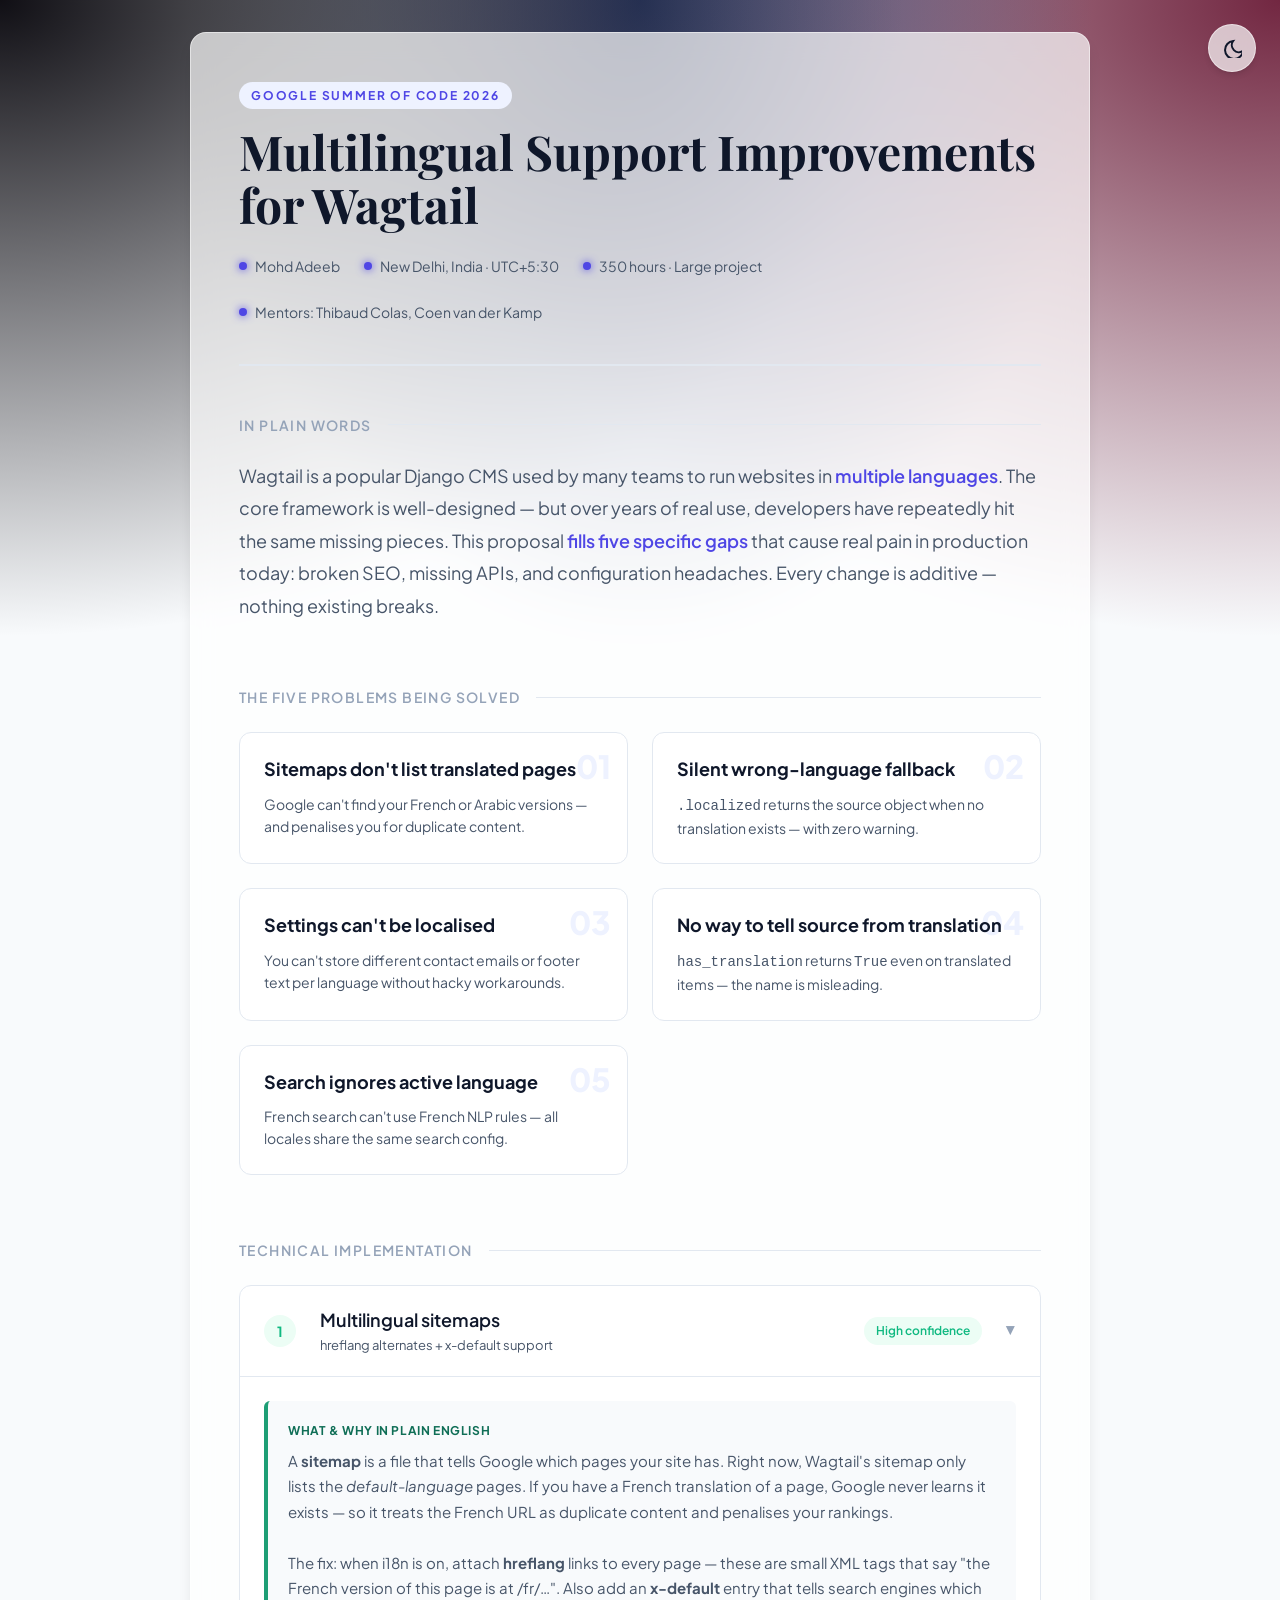
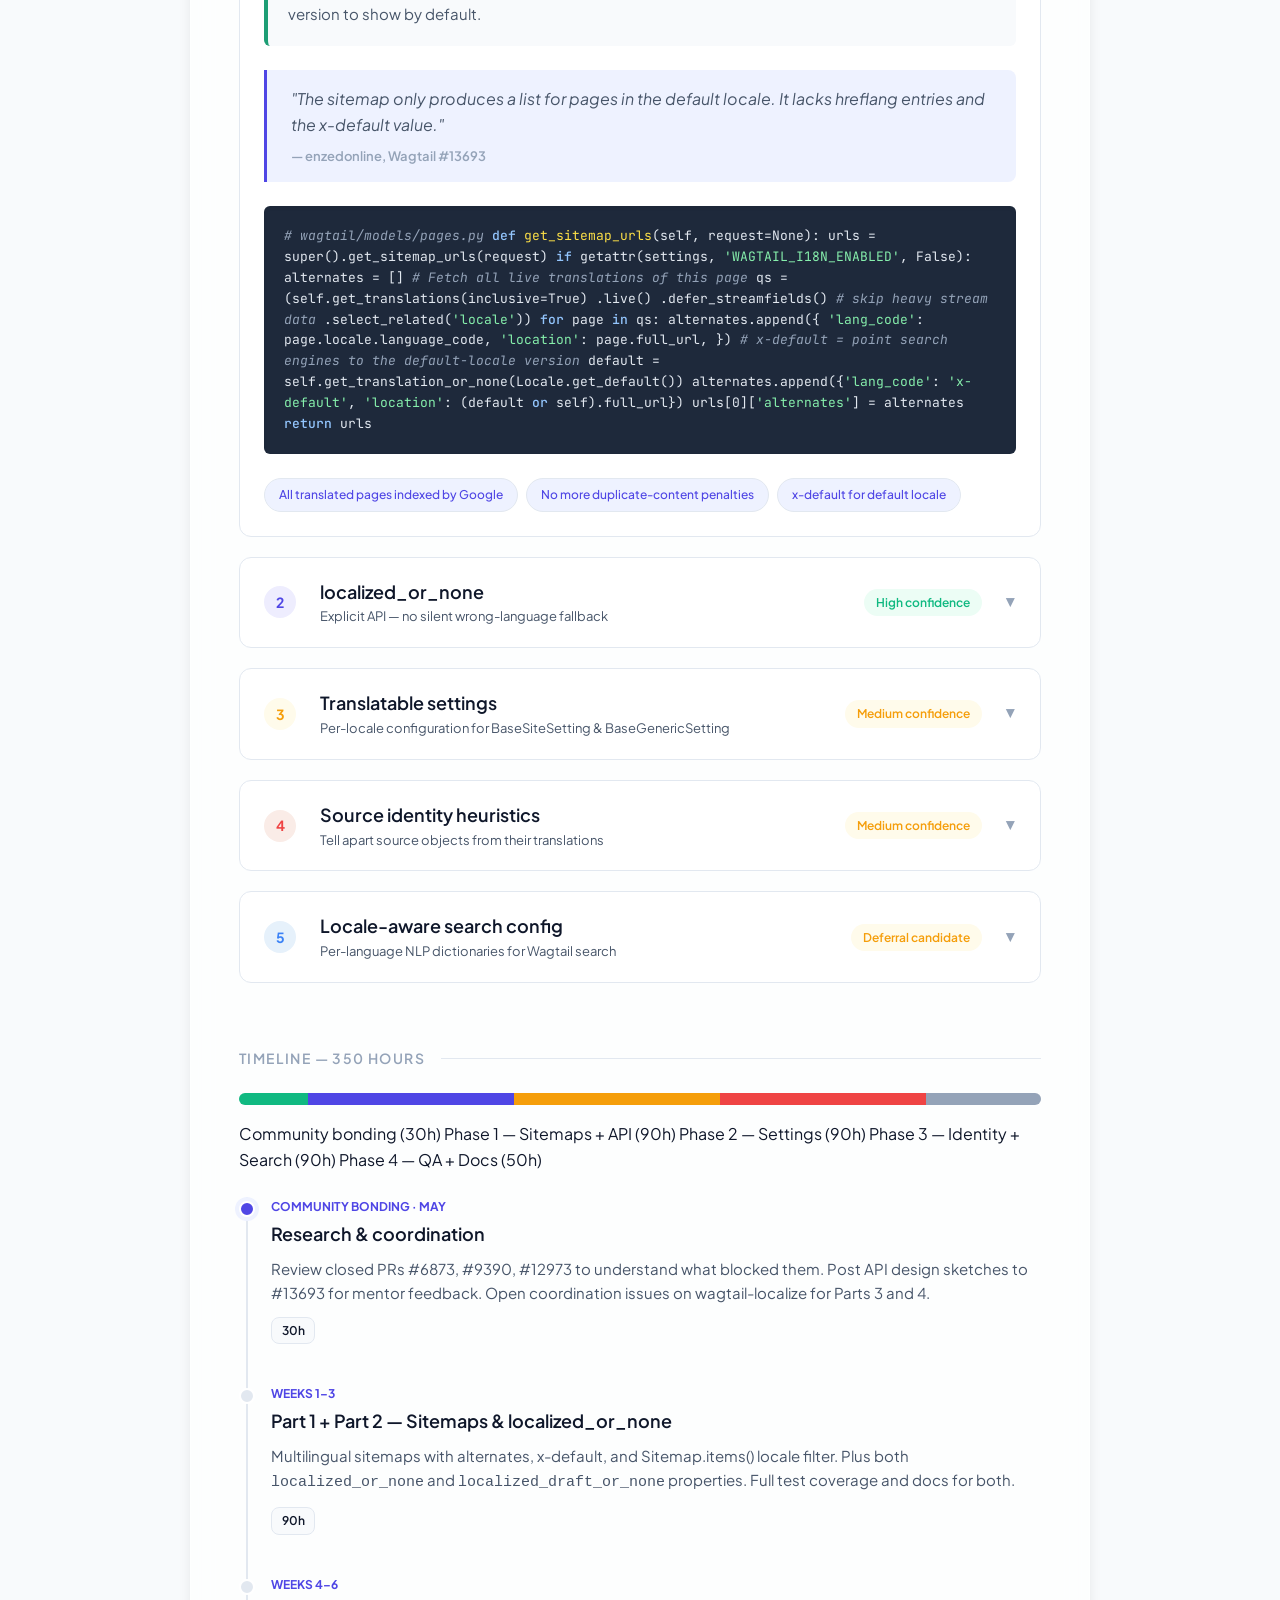
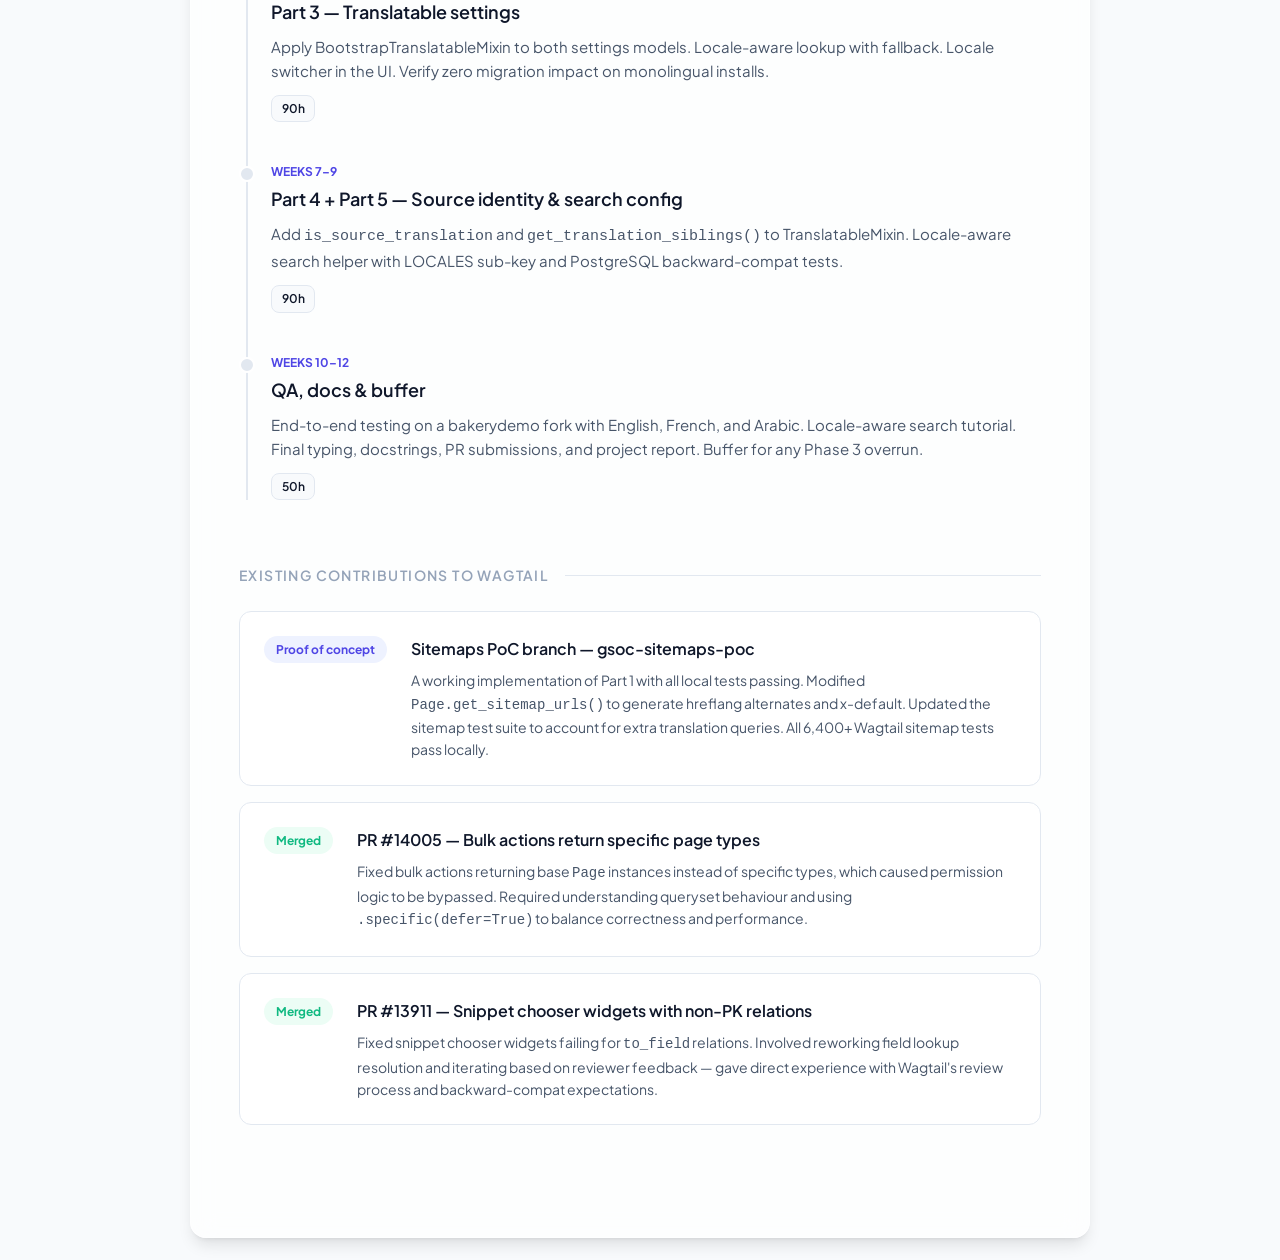
<file: index.html>
<!DOCTYPE html>
<html>
<head>
<style>
@import url('https://fonts.googleapis.com/css2?family=Plus+Jakarta+Sans:wght@300;400;500;600;700&family=Playfair+Display:ital,wght@0,400;0,700;1,400&family=JetBrains+Mono:wght@400;500&display=swap');

:root {
  --primary: #4f46e5;
  --primary-light: #eef2ff;
  --secondary: #10b981;
  --secondary-light: #ecfdf5;
  --accent: #f59e0b;
  --accent-light: #fffbeb;
  --bg: #f8fafc;
  --card-bg: white;
  --glass-bg: rgba(255, 255, 255, 0.7);
  --glass-border: rgba(255, 255, 255, 0.5);
  --text-primary: #0f172a;
  --text-secondary: #475569;
  --text-tertiary: #94a3b8;
  --border: #e2e8f0;
  --shadow-sm: 0 1px 2px 0 rgb(0 0 0 / 0.05);
  --shadow-md: 0 4px 6px -1px rgb(0 0 0 / 0.1), 0 2px 4px -2px rgb(0 0 0 / 0.1);
  --shadow-lg: 0 10px 15px -3px rgb(0 0 0 / 0.1), 0 4px 6px -4px rgb(0 0 0 / 0.1);
  --radius-sm: 0.375rem;
  --radius-md: 0.75rem;
  --radius-lg: 1rem;
}

body.dark {
  --primary-light: rgba(79, 70, 229, 0.1);
  --secondary-light: rgba(16, 185, 129, 0.1);
  --accent-light: rgba(245, 158, 11, 0.1);
  --bg: #020617;
  --card-bg: #1e293b;
  --glass-bg: rgba(15, 23, 42, 0.85);
  --glass-border: rgba(255, 255, 255, 0.1);
  --text-primary: #f8fafc;
  --text-secondary: #cbd5e1;
  --text-tertiary: #64748b;
  --border: #334155;
}

@media (prefers-color-scheme: dark) {
  body:not(.light) {
    --primary-light: rgba(79, 70, 229, 0.1);
    --secondary-light: rgba(16, 185, 129, 0.1);
    --accent-light: rgba(245, 158, 11, 0.1);
    --bg: #020617;
    --card-bg: #1e293b;
    --glass-bg: rgba(15, 23, 42, 0.85);
    --glass-border: rgba(255, 255, 255, 0.1);
    --text-primary: #f8fafc;
    --text-secondary: #cbd5e1;
    --text-tertiary: #64748b;
    --border: #334155;
  }
}

*, *::before, *::after { box-sizing: border-box; margin: 0; padding: 0; }

body {
  font-family: 'Plus Jakarta Sans', sans-serif;
  color: var(--text-primary);
  background: var(--bg);
  background-image: 
    radial-gradient(at 0% 0%, hsla(253,16%,7%,1) 0, transparent 50%), 
    radial-gradient(at 50% 0%, hsla(225,39%,30%,1) 0, transparent 50%), 
    radial-gradient(at 100% 0%, hsla(339,49%,30%,1) 0, transparent 50%);
  background-attachment: fixed;
  background-size: cover;
  line-height: 1.6;
  padding: 2rem 1rem;
  min-height: 100vh;
}

.container {
  max-width: 900px;
  margin: 0 auto;
  background: var(--glass-bg);
  backdrop-filter: blur(12px);
  -webkit-backdrop-filter: blur(12px);
  border: 1px solid var(--glass-border);
  border-radius: var(--radius-lg);
  padding: 3rem;
  box-shadow: var(--shadow-lg);
  animation: fadeIn 0.8s ease-out;
}

@keyframes fadeIn {
  from { opacity: 0; transform: translateY(20px); }
  to { opacity: 1; transform: translateY(0); }
}

@keyframes slideInRight {
  from { opacity: 0; transform: translateX(20px); }
  to { opacity: 1; transform: translateX(0); }
}

.hero {
  border-bottom: 2px solid var(--border);
  padding-bottom: 2.5rem;
  margin-bottom: 3rem;
}

.hero-label {
  font-size: 0.75rem;
  font-weight: 700;
  letter-spacing: 0.15em;
  text-transform: uppercase;
  color: var(--primary);
  margin-bottom: 1rem;
  display: inline-block;
  padding: 0.25rem 0.75rem;
  background: var(--primary-light);
  border-radius: 2rem;
}

.hero-title {
  font-family: 'Playfair Display', serif;
  font-size: 3rem;
  font-weight: 700;
  line-height: 1.1;
  color: var(--text-primary);
  margin-bottom: 1.5rem;
}

.hero-sub {
  font-size: 0.875rem;
  color: var(--text-secondary);
  display: flex;
  flex-wrap: wrap;
  gap: 1.5rem;
}

.hero-sub span {
  display: flex;
  align-items: center;
  gap: 0.5rem;
}

.dot {
  width: 8px; height: 8px;
  border-radius: 50%;
  background: var(--primary);
  box-shadow: 0 0 8px var(--primary);
}

.section { margin-bottom: 4rem; }

.section-label {
  font-size: 0.875rem;
  font-weight: 600;
  text-transform: uppercase;
  letter-spacing: 0.1em;
  color: var(--text-tertiary);
  margin-bottom: 1.5rem;
  display: flex;
  align-items: center;
  gap: 1rem;
}

.section-label::after {
  content: "";
  height: 1px;
  background: var(--border);
  flex: 1;
}

.summary-text {
  font-size: 1.125rem;
  color: var(--text-secondary);
  line-height: 1.8;
  max-width: 100%;
}

.summary-text strong {
  color: var(--primary);
  font-weight: 600;
}

/* Problems Grid */
.problems-grid {
  display: grid;
  grid-template-columns: repeat(auto-fit, minmax(260px, 1fr));
  gap: 1.5rem;
  margin-bottom: 2rem;
}

.prob-card {
  background: white;
  border-radius: var(--radius-md);
  border: 1px solid var(--border);
  padding: 1.5rem;
  cursor: pointer;
  transition: all 0.3s cubic-bezier(0.4, 0, 0.2, 1);
  position: relative;
  overflow: hidden;
}

.prob-card:hover {
  transform: translateY(-8px);
  box-shadow: var(--shadow-lg);
  border-color: var(--primary);
}

.prob-card::before {
  content: "";
  position: absolute;
  top: 0; left: 0; width: 4px; height: 100%;
  background: var(--primary);
  opacity: 0;
  transition: opacity 0.3s;
}

.prob-card:hover::before { opacity: 1; }

.prob-num {
  font-size: 2rem;
  font-weight: 800;
  color: var(--primary-light);
  position: absolute;
  right: 1rem; top: 0.5rem;
  z-index: 0;
  transition: color 0.3s;
}

.prob-card:hover .prob-num { color: var(--primary); opacity: 0.1; }

.prob-title {
  font-size: 1.125rem;
  font-weight: 700;
  color: var(--text-primary);
  margin-bottom: 0.75rem;
  line-height: 1.3;
  position: relative;
  z-index: 1;
}

.prob-desc {
  font-size: 0.875rem;
  color: var(--text-secondary);
  line-height: 1.6;
  position: relative;
  z-index: 1;
}

/* Parts/Accordion */
.parts { display: flex; flex-direction: column; gap: 1.25rem; }

.part {
  background: white;
  border: 1px solid var(--border);
  border-radius: var(--radius-md);
  overflow: hidden;
  transition: all 0.3s;
}

.part:hover { border-color: var(--primary); }

.part-header {
  display: flex;
  align-items: center;
  gap: 1.5rem;
  padding: 1.25rem 1.5rem;
  cursor: pointer;
  user-select: none;
}

.part-num {
  width: 32px; height: 32px;
  border-radius: 50%;
  display: flex; align-items: center; justify-content: center;
  font-size: 0.875rem;
  font-weight: 700;
  flex-shrink: 0;
}

.pn-teal   { background: var(--secondary-light); color: var(--secondary); }
.pn-purple { background: #EEEDFE; color: #4f46e5; }
.pn-amber  { background: var(--accent-light); color: var(--accent); }
.pn-coral  { background: #FAECE7; color: #ef4444; }
.pn-blue   { background: #E6F1FB; color: #3b82f6; }

.part-meta { flex: 1; }

.part-name {
  font-size: 1.125rem;
  font-weight: 600;
  color: var(--text-primary);
}

.part-tagline {
  font-size: 0.8125rem;
  color: var(--text-secondary);
}

.part-badge {
  font-size: 0.75rem;
  font-weight: 600;
  padding: 0.25rem 0.75rem;
  border-radius: 1rem;
}

.badge-high   { background: var(--secondary-light); color: var(--secondary); }
.badge-medium { background: var(--accent-light); color: var(--accent); }

.part-chevron {
  font-size: 0.75rem;
  color: var(--text-tertiary);
  transition: transform 0.3s;
}

.part-body {
  max-height: 0;
  overflow: hidden;
  transition: all 0.5s cubic-bezier(0.4, 0, 0.2, 1);
  opacity: 0;
}

.part-body.open { 
  max-height: 2000px;
  opacity: 1;
  padding: 0 1.5rem 1.5rem;
  border-top: 1px solid var(--border);
}

.part-chevron.open { transform: rotate(180deg); color: var(--primary); }

.explain-block {
  padding: 1.25rem;
  margin: 1.5rem 0;
  background: var(--bg);
  border-radius: var(--radius-sm);
  border-left: 4px solid;
}

.explain-label {
  font-size: 0.75rem;
  font-weight: 700;
  text-transform: uppercase;
  letter-spacing: 0.05em;
  margin-bottom: 0.5rem;
}

.explain-text {
  font-size: 0.9375rem;
  color: var(--text-secondary);
  line-height: 1.7;
}

.code-block {
  background: #1e293b;
  border-radius: var(--radius-sm);
  padding: 1.25rem;
  font-family: 'JetBrains Mono', monospace;
  font-size: 0.8125rem;
  color: #e2e8f0;
  overflow-x: auto;
  line-height: 1.6;
  margin: 1.5rem 0;
  box-shadow: inset 0 2px 4px 0 rgba(0,0,0,0.06);
}

.code-comment { color: #94a3b8; font-style: italic; }
.code-keyword { color: #93c5fd; font-weight: 500; }
.code-string { color: #86efac; }
.code-fn { color: #fde047; }

.outcome-pills {
  display: flex;
  flex-wrap: wrap;
  gap: 0.5rem;
  margin-top: 1rem;
}

.pill {
  font-size: 0.75rem;
  font-weight: 500;
  padding: 0.375rem 0.875rem;
  border-radius: 2rem;
  background: var(--primary-light);
  color: var(--primary);
  border: 1px solid var(--border);
}

/* Timeline */
.timeline { position: relative; padding-left: 2rem; }

.tl-line {
  position: absolute;
  left: 0.4375rem; top: 0; bottom: 0;
  width: 2px;
  background: var(--border);
}

.tl-item {
  position: relative;
  margin-bottom: 2.5rem;
}

.tl-dot {
  position: absolute;
  left: -2rem; top: 0.25rem;
  width: 1rem; height: 1rem;
  border-radius: 50%;
  border: 2px solid white;
  background: var(--border);
  z-index: 1;
  transition: all 0.3s;
}

.tl-item:hover .tl-dot { transform: scale(1.2); background: var(--primary); }

.tl-dot.active {
  background: var(--primary);
  box-shadow: 0 0 0 4px var(--primary-light);
}

.tl-phase {
  font-size: 0.75rem;
  font-weight: 700;
  text-transform: uppercase;
  color: var(--primary);
  margin-bottom: 0.25rem;
}

.tl-title {
  font-size: 1.125rem;
  font-weight: 600;
  color: var(--text-primary);
  margin-bottom: 0.5rem;
}

.tl-desc {
  font-size: 0.9375rem;
  color: var(--text-secondary);
}

.tl-hours {
  display: inline-block;
  font-size: 0.75rem;
  font-weight: 600;
  padding: 0.2rem 0.6rem;
  background: var(--bg);
  border: 1px solid var(--border);
  border-radius: 0.5rem;
  margin-top: 0.75rem;
}

/* Contributions */
.contrib-row {
  display: flex;
  align-items: flex-start;
  gap: 1.5rem;
  padding: 1.5rem;
  background: white;
  border: 1px solid var(--border);
  border-radius: var(--radius-md);
  margin-bottom: 1rem;
  transition: all 0.3s;
}

.contrib-row:hover { transform: translateX(8px); border-color: var(--primary); }

.contrib-badge {
  font-size: 0.75rem;
  font-weight: 700;
  padding: 0.25rem 0.75rem;
  border-radius: 1rem;
  white-space: nowrap;
}

.cb-merged { background: var(--secondary-light); color: var(--secondary); }
.cb-poc    { background: var(--primary-light); color: var(--primary); }

.contrib-pr {
  font-size: 1rem;
  font-weight: 600;
  color: var(--text-primary);
  margin-bottom: 0.5rem;
}

.contrib-desc {
  font-size: 0.875rem;
  color: var(--text-secondary);
}

/* Quote */
.quote-block {
  border-left: 3px solid var(--primary);
  padding: 1rem 1.5rem;
  margin: 1.5rem 0;
  background: var(--primary-light);
  font-size: 1rem;
  font-style: italic;
  color: var(--text-secondary);
  border-radius: 0 0.5rem 0.5rem 0;
}

.quote-src {
  font-size: 0.8125rem;
  font-style: normal;
  color: var(--text-tertiary);
  margin-top: 0.5rem;
  font-weight: 600;
}

/* Hours bar visually enhanced */
.hours-bar {
  display: flex;
  height: 12px;
  border-radius: 6px;
  overflow: hidden;
  margin-bottom: 1rem;
  box-shadow: inset 0 2px 4px rgba(0,0,0,0.05);
}

@media (max-width: 768px) {
  .container { padding: 1.5rem; }
  .hero-title { font-size: 2.25rem; }
  .hero-sub { gap: 0.75rem; }
}

#theme-toggle {
  position: fixed;
  top: 1.5rem;
  right: 1.5rem;
  width: 3rem;
  height: 3rem;
  border-radius: 50%;
  background: var(--glass-bg);
  backdrop-filter: blur(8px);
  border: 1px solid var(--glass-border);
  color: var(--text-primary);
  display: flex;
  align-items: center;
  justify-content: center;
  cursor: pointer;
  z-index: 1000;
  box-shadow: var(--shadow-md);
  transition: all 0.3s cubic-bezier(0.4, 0, 0.2, 1);
}

#theme-toggle:hover {
  transform: scale(1.1) rotate(12deg);
  box-shadow: var(--shadow-lg);
}

.prob-card, .part, .contrib-row {
  background: var(--card-bg);
}

body.dark .code-block {
  background: #0f172a;
}
</style>
</head>
<body>
<button id="theme-toggle" aria-label="Toggle theme">
  <svg class="sun" style="display:none;" width="20" height="20" fill="none" stroke="currentColor" stroke-width="2"><circle cx="10" cy="10" r="5"/><path d="M10 1v2M10 17v2M1 10h2M17 10h2M3.64 3.64l1.41 1.41M14.95 14.95l1.41 1.41M3.64 16.36l1.41-1.41M14.95 5.05l1.41-1.41"/></svg>
  <svg class="moon" width="20" height="20" fill="none" stroke="currentColor" stroke-width="2"><path d="M21 12.79A9 9 0 1 1 11.21 3 7 7 0 0 0 21 12.79z"/></svg>
</button>
<div class="container">

<!-- HERO -->
<div class="hero">
  <div class="hero-label">Google Summer of Code 2026</div>
  <div class="hero-title">Multilingual Support Improvements for Wagtail</div>
  <div class="hero-sub">
    <span><span class="dot"></span> Mohd Adeeb</span>
    <span><span class="dot"></span> New Delhi, India · UTC+5:30</span>
    <span><span class="dot"></span> 350 hours · Large project</span>
    <span><span class="dot"></span> Mentors: Thibaud Colas, Coen van der Kamp</span>
  </div>
</div>

<!-- WHAT THIS IS ABOUT -->
<div class="section">
  <div class="section-label">In plain words</div>
  <p class="summary-text">
    Wagtail is a popular Django CMS used by many teams to run websites in <strong>multiple languages</strong>.
    The core framework is well-designed — but over years of real use, developers have repeatedly hit
    the same missing pieces. This proposal <strong>fills five specific gaps</strong> that cause real pain
    in production today: broken SEO, missing APIs, and configuration headaches.
    Every change is additive — nothing existing breaks.
  </p>
</div>

<!-- THE 5 PROBLEMS -->
<div class="section">
  <div class="section-label">The five problems being solved</div>
  <div class="problems-grid">
    <div class="prob-card" onclick="document.getElementById('p1').scrollIntoView({behavior:'smooth'})">
      <div class="prob-num">01</div>
      <div class="prob-title">Sitemaps don't list translated pages</div>
      <div class="prob-desc">Google can't find your French or Arabic versions — and penalises you for duplicate content.</div>
    </div>
    <div class="prob-card" onclick="document.getElementById('p2').scrollIntoView({behavior:'smooth'})">
      <div class="prob-num">02</div>
      <div class="prob-title">Silent wrong-language fallback</div>
      <div class="prob-desc"><code>.localized</code> returns the source object when no translation exists — with zero warning.</div>
    </div>
    <div class="prob-card" onclick="document.getElementById('p3').scrollIntoView({behavior:'smooth'})">
      <div class="prob-num">03</div>
      <div class="prob-title">Settings can't be localised</div>
      <div class="prob-desc">You can't store different contact emails or footer text per language without hacky workarounds.</div>
    </div>
    <div class="prob-card" onclick="document.getElementById('p4').scrollIntoView({behavior:'smooth'})">
      <div class="prob-num">04</div>
      <div class="prob-title">No way to tell source from translation</div>
      <div class="prob-desc"><code>has_translation</code> returns <code>True</code> even on translated items — the name is misleading.</div>
    </div>
    <div class="prob-card" onclick="document.getElementById('p5').scrollIntoView({behavior:'smooth'})">
      <div class="prob-num">05</div>
      <div class="prob-title">Search ignores active language</div>
      <div class="prob-desc">French search can't use French NLP rules — all locales share the same search config.</div>
    </div>
  </div>
</div>

<!-- THE FIVE PARTS -->
<div class="section">
  <div class="section-label">Technical implementation</div>
  <div class="parts">

    <!-- PART 1 -->
    <div class="part" id="p1">
      <div class="part-header" onclick="toggle(this)">
        <div class="part-num pn-teal">1</div>
        <div class="part-meta">
          <div class="part-name">Multilingual sitemaps</div>
          <div class="part-tagline">hreflang alternates + x-default support</div>
        </div>
        <div class="part-badge badge-high">High confidence</div>
        <div class="part-chevron">▼</div>
      </div>
      <div class="part-body open">
        <div class="explain-block" style="border-color:#1D9E75;">
          <div class="explain-label" style="color:#0F6E56;">What & why in plain English</div>
          <div class="explain-text">
            A <strong>sitemap</strong> is a file that tells Google which pages your site has.
            Right now, Wagtail's sitemap only lists the <em>default-language</em> pages.
            If you have a French translation of a page, Google never learns it exists — so it treats
            the French URL as duplicate content and penalises your rankings.
            <br><br>
            The fix: when i18n is on, attach <strong>hreflang</strong> links to every page — these are small XML
            tags that say "the French version of this page is at /fr/…". Also add an <strong>x-default</strong>
            entry that tells search engines which version to show by default.
          </div>
        </div>
        <div class="quote-block">
          "The sitemap only produces a list for pages in the default locale. It lacks hreflang entries and the x-default value."
          <div class="quote-src">— enzedonline, Wagtail #13693</div>
        </div>
        <div class="code-block"><span class="code-comment"># wagtail/models/pages.py</span>
<span class="code-keyword">def</span> <span class="code-fn">get_sitemap_urls</span>(self, request=None):
    urls = super().get_sitemap_urls(request)

    <span class="code-keyword">if</span> getattr(settings, <span class="code-string">'WAGTAIL_I18N_ENABLED'</span>, False):
        alternates = []
        <span class="code-comment"># Fetch all live translations of this page</span>
        qs = (self.get_translations(inclusive=True)
                  .live()
                  .defer_streamfields()   <span class="code-comment"># skip heavy stream data</span>
                  .select_related(<span class="code-string">'locale'</span>))

        <span class="code-keyword">for</span> page <span class="code-keyword">in</span> qs:
            alternates.append({
                <span class="code-string">'lang_code'</span>: page.locale.language_code,
                <span class="code-string">'location'</span>: page.full_url,
            })

        <span class="code-comment"># x-default = point search engines to the default-locale version</span>
        default = self.get_translation_or_none(Locale.get_default())
        alternates.append({<span class="code-string">'lang_code'</span>: <span class="code-string">'x-default'</span>,
                            <span class="code-string">'location'</span>: (default <span class="code-keyword">or</span> self).full_url})

        urls[0][<span class="code-string">'alternates'</span>] = alternates
    <span class="code-keyword">return</span> urls</div>
        <div class="outcome-pills">
          <span class="pill">All translated pages indexed by Google</span>
          <span class="pill">No more duplicate-content penalties</span>
          <span class="pill">x-default for default locale</span>
        </div>
      </div>
    </div>

    <!-- PART 2 -->
    <div class="part" id="p2">
      <div class="part-header" onclick="toggle(this)">
        <div class="part-num pn-purple">2</div>
        <div class="part-meta">
          <div class="part-name">localized_or_none</div>
          <div class="part-tagline">Explicit API — no silent wrong-language fallback</div>
        </div>
        <div class="part-badge badge-high">High confidence</div>
        <div class="part-chevron">▼</div>
      </div>
      <div class="part-body">
        <div class="explain-block" style="border-color:#7F77DD;">
          <div class="explain-label" style="color:#534AB7;">What & why in plain English</div>
          <div class="explain-text">
            When you call <code>.localized</code> on a Wagtail object and no translation exists for the
            active language, it <strong>silently gives you the source object back</strong> — in the wrong language —
            with no warning at all. Your French site renders English content invisibly.
            <br><br>
            The fix is a new property: <code>.localized_or_none</code>. It does the same lookup but returns
            <code>None</code> when nothing is found, so your code can handle the missing translation explicitly —
            show a fallback UI, log a warning, skip the block. The old <code>.localized</code> is untouched.
          </div>
        </div>
        <div class="code-block"><span class="code-comment"># wagtail/models/i18n.py  — two new properties on TranslatableMixin</span>

<span class="code-keyword">@property</span>
<span class="code-keyword">def</span> <span class="code-fn">localized_or_none</span>(self):
    <span class="code-comment">"""Like .localized but returns None when no translation exists.
    Never silently shows the wrong language."""</span>
    <span class="code-keyword">if not</span> getattr(settings, <span class="code-string">'WAGTAIL_I18N_ENABLED'</span>, False):
        <span class="code-keyword">return</span> self
    locale = Locale.get_active()
    <span class="code-keyword">if</span> locale.id == self.locale_id:
        <span class="code-keyword">return</span> self
    result = self.get_translation_or_none(locale)
    <span class="code-comment"># For pages: also check it's published, not just a draft</span>
    <span class="code-keyword">if</span> result <span class="code-keyword">and</span> isinstance(self, DraftStateMixin) <span class="code-keyword">and not</span> result.live:
        <span class="code-keyword">return</span> None
    <span class="code-keyword">return</span> result

<span class="code-keyword">@property</span>
<span class="code-keyword">def</span> <span class="code-fn">localized_draft_or_none</span>(self):
    <span class="code-comment">"""Same but includes unpublished drafts — useful in the admin."""</span>
    ...</div>
        <div class="outcome-pills">
          <span class="pill">Explicit control over missing translations</span>
          <span class="pill">No migration needed</span>
          <span class="pill">Old .localized unchanged</span>
        </div>
      </div>
    </div>

    <!-- PART 3 -->
    <div class="part" id="p3">
      <div class="part-header" onclick="toggle(this)">
        <div class="part-num pn-amber">3</div>
        <div class="part-meta">
          <div class="part-name">Translatable settings</div>
          <div class="part-tagline">Per-locale configuration for BaseSiteSetting & BaseGenericSetting</div>
        </div>
        <div class="part-badge badge-medium">Medium confidence</div>
        <div class="part-chevron">▼</div>
      </div>
      <div class="part-body">
        <div class="explain-block" style="border-color:#EF9F27;">
          <div class="explain-label" style="color:#854F0B;">What & why in plain English</div>
          <div class="explain-text">
            Wagtail's <strong>Settings</strong> models let site editors store global config — things like a contact email,
            footer text, social media links, or a phone number. But right now these settings have no
            concept of language. Every locale sees the same values.
            <br><br>
            The fix: apply <code>BootstrapTranslatableMixin</code> to the settings models (only when i18n is
            enabled), add locale-aware lookup with a fallback to the default locale, and add a
            locale switcher in the settings UI — exactly like the one already on the page editor.
            A monolingual install sees <strong>zero schema changes</strong>.
          </div>
        </div>
        <div class="outcome-pills">
          <span class="pill">Different contact info per language</span>
          <span class="pill">Per-locale footer text, links</span>
          <span class="pill">Locale switcher in admin UI</span>
          <span class="pill">Fallback to default locale</span>
          <span class="pill">Zero impact on monolingual installs</span>
        </div>
      </div>
    </div>

    <!-- PART 4 -->
    <div class="part" id="p4">
      <div class="part-header" onclick="toggle(this)">
        <div class="part-num pn-coral">4</div>
        <div class="part-meta">
          <div class="part-name">Source identity heuristics</div>
          <div class="part-tagline">Tell apart source objects from their translations</div>
        </div>
        <div class="part-badge badge-medium">Medium confidence</div>
        <div class="part-chevron">▼</div>
      </div>
      <div class="part-body">
        <div class="explain-block" style="border-color:#D85A30;">
          <div class="explain-label" style="color:#993C1D;">What & why in plain English</div>
          <div class="explain-text">
            Wagtail currently has a method called <code>has_translation</code>, but it returns <code>True</code> even on
            <em>translated</em> items — because it checks if <em>any</em> translation exists, not whether
            <em>this</em> item is the original. Confusing and misleading.
            <br><br>
            The fix adds two helpers. <code>is_source_translation</code> is a <strong>heuristic</strong> (not a guarantee):
            it returns <code>True</code> if this object's locale is the site default.
            <code>get_translation_siblings()</code> returns all objects sharing the same translation key —
            useful for writing safe <code>pre_delete</code> signal handlers that clean up related translations.
            Both include clear docstrings warning about the Belgian-French edge case.
          </div>
        </div>
        <div class="code-block"><span class="code-keyword">@property</span>
<span class="code-keyword">def</span> <span class="code-fn">is_source_translation</span>(self):
    <span class="code-comment">"""
    Heuristic only — True if this object's locale is the site default.
    Edge case: French → Belgian French is valid (RFC 54 does not track
    source/translation in core). For accurate tracking use wagtail-localize.
    """</span>
    <span class="code-keyword">return</span> self.locale_id == Locale.get_default().pk

<span class="code-keyword">def</span> <span class="code-fn">get_translation_siblings</span>(self):
    <span class="code-comment">"""All objects sharing this translation_key across locales.
    Use in pre_delete signal handlers to decide what to do with
    orphaned translations when a source is deleted."""</span>
    <span class="code-keyword">return</span> self.__class__.objects.filter(
        translation_key=self.translation_key
    ).select_related(<span class="code-string">'locale'</span>)</div>
        <div class="outcome-pills">
          <span class="pill">Safe delete-signal handlers</span>
          <span class="pill">Clear docstrings for edge cases</span>
          <span class="pill">No RFC 54 design changes</span>
        </div>
      </div>
    </div>

    <!-- PART 5 -->
    <div class="part" id="p5">
      <div class="part-header" onclick="toggle(this)">
        <div class="part-num pn-blue">5</div>
        <div class="part-meta">
          <div class="part-name">Locale-aware search config</div>
          <div class="part-tagline">Per-language NLP dictionaries for Wagtail search</div>
        </div>
        <div class="part-badge badge-medium">Deferral candidate</div>
        <div class="part-chevron">▼</div>
      </div>
      <div class="part-body">
        <div class="explain-block" style="border-color:#378ADD;">
          <div class="explain-label" style="color:#185FA5;">What & why in plain English</div>
          <div class="explain-text">
            Wagtail uses <strong>PostgreSQL's full-text search</strong>, which supports language-specific
            stop-words and stemming — e.g., French "rechercher" and "recherche" match the same root.
            But right now there's no way to say "use French config when the active locale is French",
            because all locales share one <code>SEARCH_CONFIG</code>.
            <br><br>
            The fix introduces an optional <code>LOCALES</code> sub-key in the search backend config.
            Existing configs without <code>LOCALES</code> are completely unchanged. A new
            helper <code>get_search_backend_for_locale()</code> merges overrides onto the base config at
            query time. If this part overruns, it's safely deferred — Parts 1–4 still form a
            complete, independently mergeable contribution.
          </div>
        </div>
        <div class="code-block"><span class="code-comment"># settings.py — fully backward compatible, LOCALES key is optional</span>
WAGTAILSEARCH_BACKENDS = {
    <span class="code-string">'default'</span>: {
        <span class="code-string">'BACKEND'</span>: <span class="code-string">'wagtail.search.backends.database'</span>,
        <span class="code-string">'SEARCH_CONFIG'</span>: <span class="code-string">'english'</span>,  <span class="code-comment"># fallback for unmatched locales</span>
        <span class="code-string">'LOCALES'</span>: {
            <span class="code-string">'fr'</span>: {<span class="code-string">'SEARCH_CONFIG'</span>: <span class="code-string">'french'</span>},
            <span class="code-string">'de'</span>: {<span class="code-string">'SEARCH_CONFIG'</span>: <span class="code-string">'german'</span>},
        }
    }
}
<span class="code-comment"># New helper — merges locale overrides onto the base config</span>
backend = get_search_backend_for_locale(<span class="code-string">'fr'</span>)  <span class="code-comment"># gets french config</span>
backend = get_search_backend_for_locale(<span class="code-string">'ja'</span>)  <span class="code-comment"># falls back to english</span></div>
        <div class="outcome-pills">
          <span class="pill">Locale-specific NLP dictionaries</span>
          <span class="pill">Old get_search_backend() unchanged</span>
          <span class="pill">Named deferral candidate</span>
        </div>
      </div>
    </div>

  </div>
</div>

<!-- TIMELINE -->
<div class="section">
  <div class="section-label">Timeline — 350 hours</div>

  <div style="margin-bottom:1.5rem;">
    <div class="hours-bar">
      <div class="hb-seg" style="width:8.6%; background:var(--secondary);" title="Community Bonding: 30h"></div>
      <div class="hb-seg" style="width:25.7%; background:var(--primary);" title="Phase 1: 90h"></div>
      <div class="hb-seg" style="width:25.7%; background:var(--accent);" title="Phase 2: 90h"></div>
      <div class="hb-seg" style="width:25.7%; background:#ef4444;" title="Phase 3: 90h"></div>
      <div class="hb-seg" style="width:14.3%; background:var(--text-tertiary);" title="Phase 4: 50h"></div>
    </div>
    <div class="hb-legend">
      <span><span class="hb-swatch" style="background:var(--secondary);"></span>Community bonding (30h)</span>
      <span><span class="hb-swatch" style="background:var(--primary);"></span>Phase 1 — Sitemaps + API (90h)</span>
      <span><span class="hb-swatch" style="background:var(--accent);"></span>Phase 2 — Settings (90h)</span>
      <span><span class="hb-swatch" style="background:#ef4444;"></span>Phase 3 — Identity + Search (90h)</span>
      <span><span class="hb-swatch" style="background:var(--text-tertiary);"></span>Phase 4 — QA + Docs (50h)</span>
    </div>
  </div>

  <div class="timeline">
    <div class="tl-line"></div>
    <div class="tl-item">
      <div class="tl-dot active"></div>
      <div class="tl-phase">Community bonding · May</div>
      <div class="tl-title">Research & coordination</div>
      <div class="tl-desc">Review closed PRs #6873, #9390, #12973 to understand what blocked them. Post API design sketches to #13693 for mentor feedback. Open coordination issues on wagtail-localize for Parts 3 and 4.</div>
      <div class="tl-hours">30h</div>
    </div>
    <div class="tl-item">
      <div class="tl-dot"></div>
      <div class="tl-phase">Weeks 1–3</div>
      <div class="tl-title">Part 1 + Part 2 — Sitemaps & localized_or_none</div>
      <div class="tl-desc">Multilingual sitemaps with alternates, x-default, and Sitemap.items() locale filter. Plus both <code>localized_or_none</code> and <code>localized_draft_or_none</code> properties. Full test coverage and docs for both.</div>
      <div class="tl-hours">90h</div>
    </div>
    <div class="tl-item">
      <div class="tl-dot"></div>
      <div class="tl-phase">Weeks 4–6</div>
      <div class="tl-title">Part 3 — Translatable settings</div>
      <div class="tl-desc">Apply BootstrapTranslatableMixin to both settings models. Locale-aware lookup with fallback. Locale switcher in the UI. Verify zero migration impact on monolingual installs.</div>
      <div class="tl-hours">90h</div>
    </div>
    <div class="tl-item">
      <div class="tl-dot"></div>
      <div class="tl-phase">Weeks 7–9</div>
      <div class="tl-title">Part 4 + Part 5 — Source identity & search config</div>
      <div class="tl-desc">Add <code>is_source_translation</code> and <code>get_translation_siblings()</code> to TranslatableMixin. Locale-aware search helper with LOCALES sub-key and PostgreSQL backward-compat tests.</div>
      <div class="tl-hours">90h</div>
    </div>
    <div class="tl-item">
      <div class="tl-dot"></div>
      <div class="tl-phase">Weeks 10–12</div>
      <div class="tl-title">QA, docs & buffer</div>
      <div class="tl-desc">End-to-end testing on a bakerydemo fork with English, French, and Arabic. Locale-aware search tutorial. Final typing, docstrings, PR submissions, and project report. Buffer for any Phase 3 overrun.</div>
      <div class="tl-hours">50h</div>
    </div>
  </div>
</div>

<!-- EXISTING CONTRIBUTIONS -->
<div class="section">
  <div class="section-label">Existing contributions to Wagtail</div>
  <div class="contrib-row">
    <div class="contrib-badge cb-poc">Proof of concept</div>
    <div class="contrib-meta">
      <div class="contrib-pr">Sitemaps PoC branch — gsoc-sitemaps-poc</div>
      <div class="contrib-desc">A working implementation of Part 1 with all local tests passing. Modified <code>Page.get_sitemap_urls()</code> to generate hreflang alternates and x-default. Updated the sitemap test suite to account for extra translation queries. All 6,400+ Wagtail sitemap tests pass locally.</div>
    </div>
  </div>
  <div class="contrib-row">
    <div class="contrib-badge cb-merged">Merged</div>
    <div class="contrib-meta">
      <div class="contrib-pr">PR #14005 — Bulk actions return specific page types</div>
      <div class="contrib-desc">Fixed bulk actions returning base <code>Page</code> instances instead of specific types, which caused permission logic to be bypassed. Required understanding queryset behaviour and using <code>.specific(defer=True)</code> to balance correctness and performance.</div>
    </div>
  </div>
  <div class="contrib-row">
    <div class="contrib-badge cb-merged">Merged</div>
    <div class="contrib-meta">
      <div class="contrib-pr">PR #13911 — Snippet chooser widgets with non-PK relations</div>
      <div class="contrib-desc">Fixed snippet chooser widgets failing for <code>to_field</code> relations. Involved reworking field lookup resolution and iterating based on reviewer feedback — gave direct experience with Wagtail's review process and backward-compat expectations.</div>
    </div>
  </div>
  </div>
</div>

<script>
function toggle(header) {
  const body = header.nextElementSibling;
  const chevron = header.querySelector('.part-chevron');
  const isOpen = body.classList.contains('open');
  
  // Optional: Close others if you want a true accordion
  // document.querySelectorAll('.part-body').forEach(b => b.classList.remove('open'));
  // document.querySelectorAll('.part-chevron').forEach(c => c.classList.remove('open'));
  
  if (!isOpen) {
    body.classList.add('open');
    chevron.classList.add('open');
  } else {
    body.classList.remove('open');
    chevron.classList.remove('open');
  }
}

// Add scroll reveal animations
document.addEventListener('DOMContentLoaded', () => {
  const sections = document.querySelectorAll('.section, .contrib-row, .tl-item');
  const observer = new IntersectionObserver((entries) => {
    entries.forEach(entry => {
      if (entry.isIntersecting) {
        entry.target.style.opacity = '1';
        entry.target.style.transform = 'translateY(0)';
      }
    });
  }, { threshold: 0.1 });

  sections.forEach(section => {
    section.style.opacity = '0';
    section.style.transform = 'translateY(20px)';
    section.style.transition = 'all 0.6s ease-out';
    observer.observe(section);
  });

  // Theme Toggle Logic
  const toggle = document.getElementById('theme-toggle');
  const sun = toggle.querySelector('.sun');
  const moon = toggle.querySelector('.moon');
  
  const updateIcons = (isDark) => {
    sun.style.display = isDark ? 'block' : 'none';
    moon.style.display = isDark ? 'none' : 'block';
  };

  const isDarkMode = () => document.body.classList.contains('dark') || 
    (!document.body.classList.contains('light') && window.matchMedia('(prefers-color-scheme: dark)').matches);

  updateIcons(isDarkMode());

  toggle.addEventListener('click', () => {
    if (document.body.classList.contains('dark')) {
      document.body.classList.remove('dark');
      document.body.classList.add('light');
    } else if (document.body.classList.contains('light')) {
      document.body.classList.remove('light');
      document.body.classList.add('dark');
    } else {
      // Respect fallback to systempref
      const systemIsDark = window.matchMedia('(prefers-color-scheme: dark)').matches;
      document.body.classList.add(systemIsDark ? 'light' : 'dark');
    }
    updateIcons(isDarkMode());
  });
});
</script>
</body>
</html>
</file>
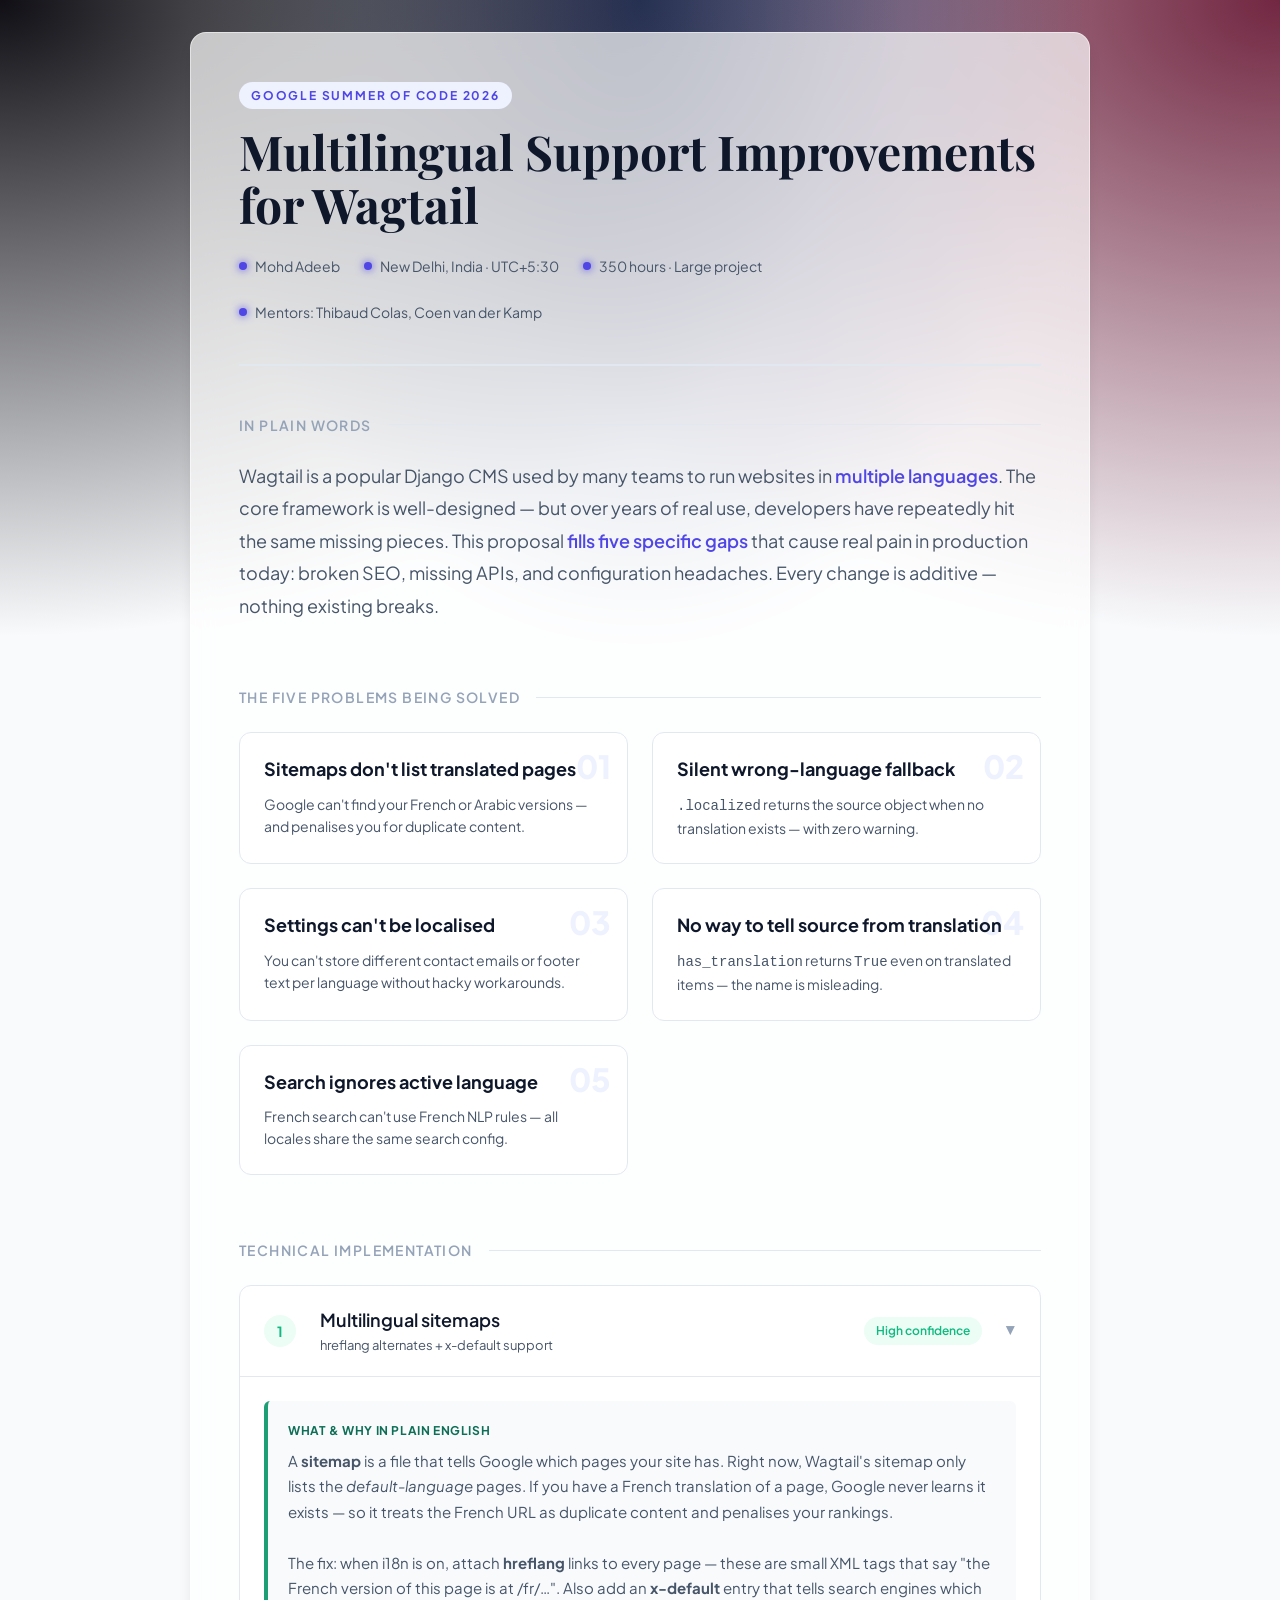
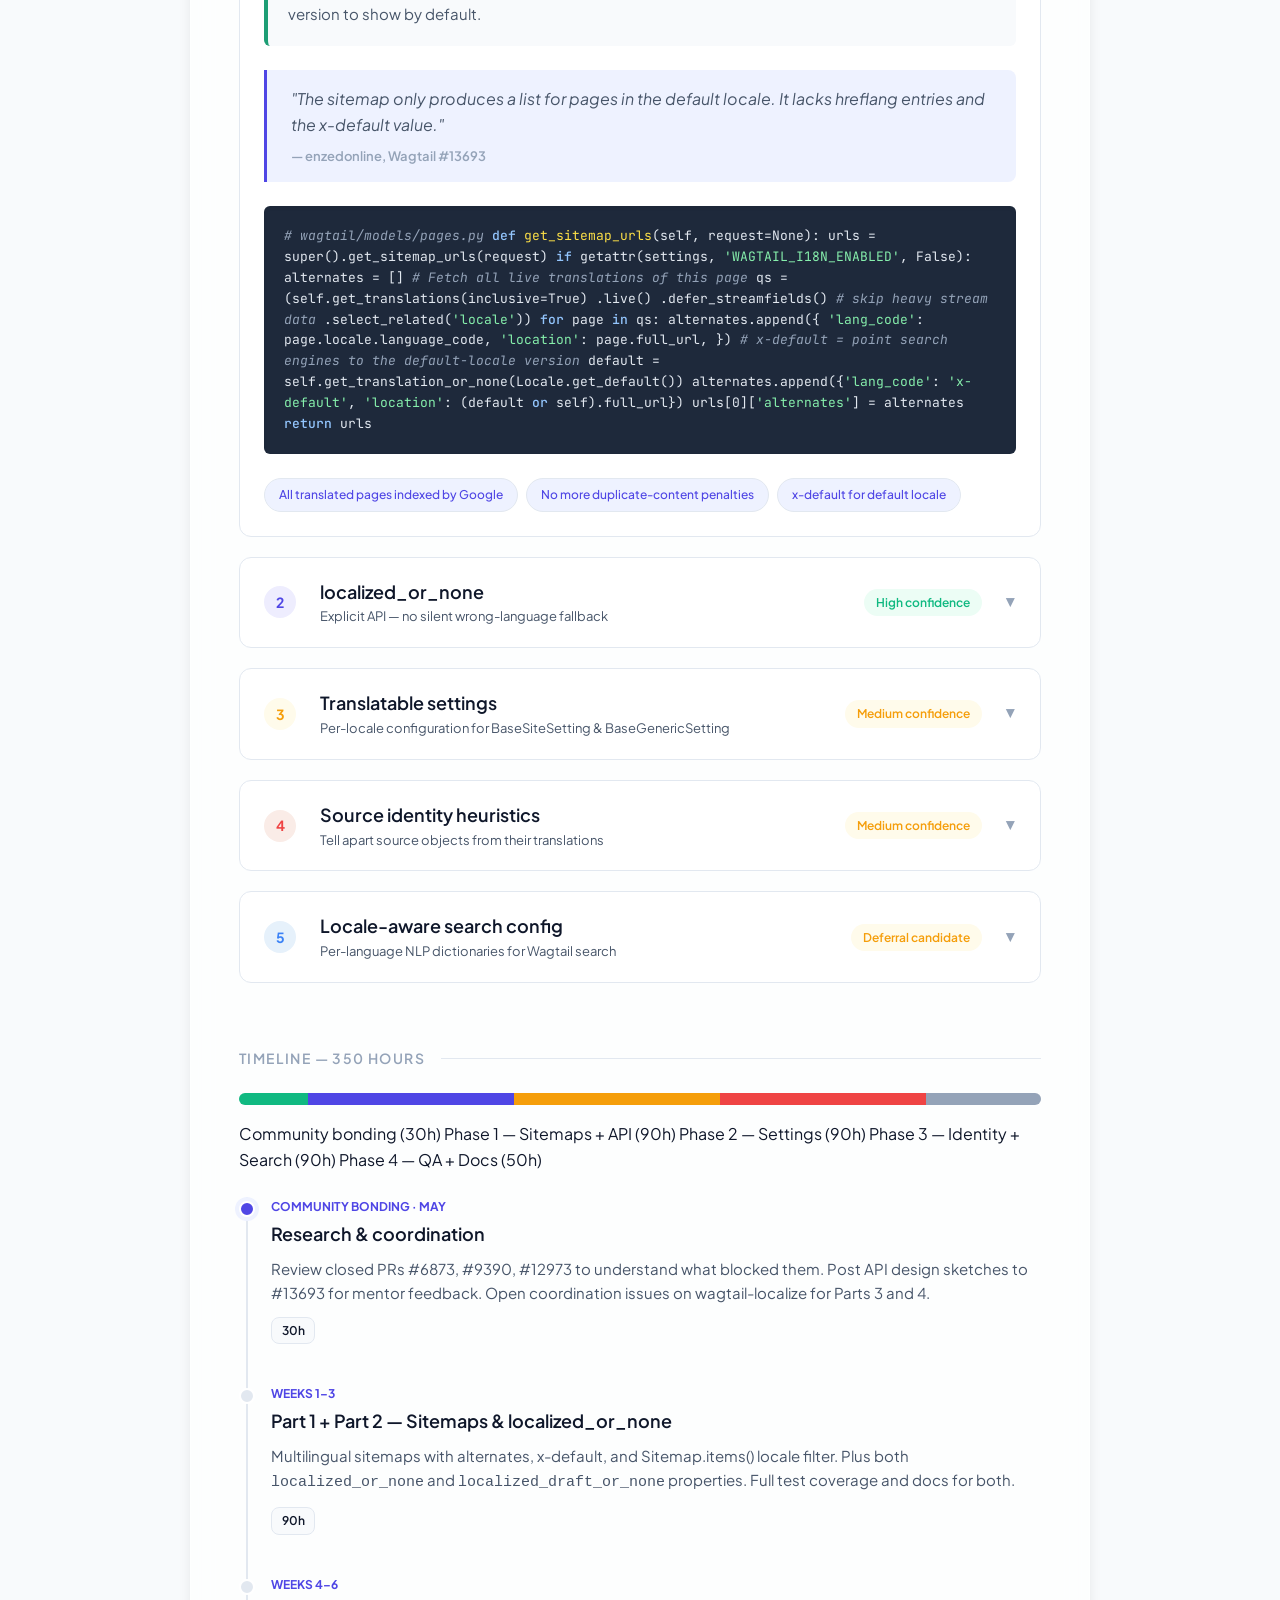
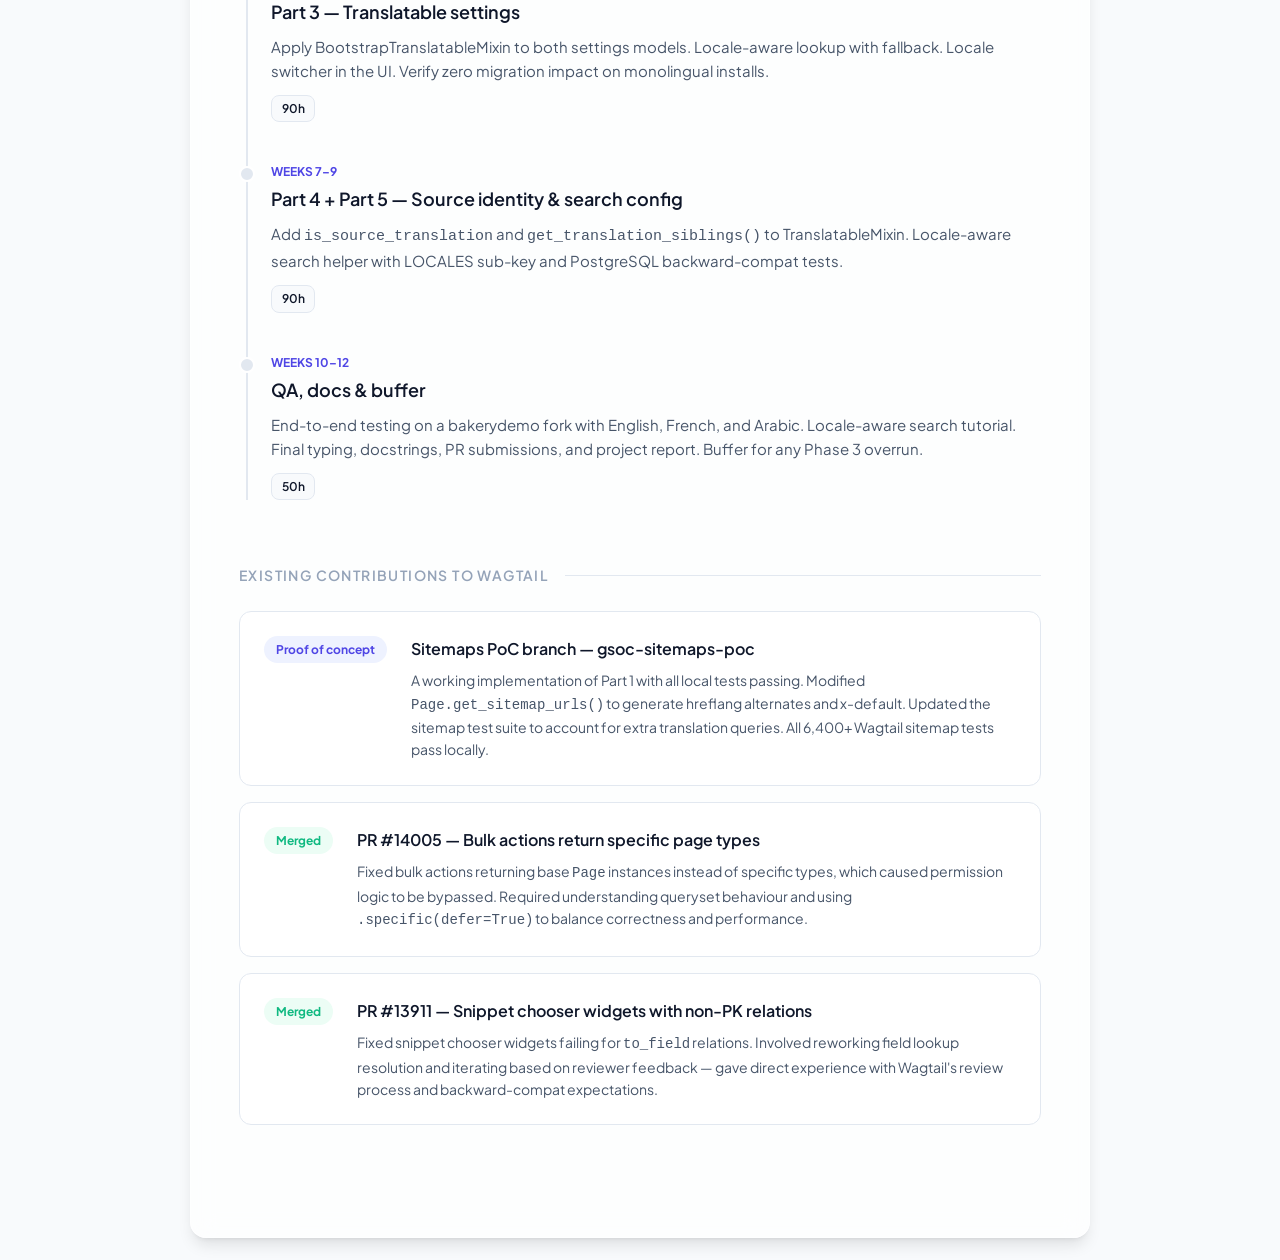
<file: gsoc_wagtail_proposal.html>
<!DOCTYPE html>
<html>
<head>
<style>
@import url('https://fonts.googleapis.com/css2?family=Plus+Jakarta+Sans:wght@300;400;500;600;700&family=Playfair+Display:ital,wght@0,400;0,700;1,400&family=JetBrains+Mono:wght@400;500&display=swap');

:root {
  --primary: #4f46e5;
  --primary-light: #eef2ff;
  --secondary: #10b981;
  --secondary-light: #ecfdf5;
  --accent: #f59e0b;
  --accent-light: #fffbeb;
  --bg: #f8fafc;
  --card-bg: rgba(255, 255, 255, 0.8);
  --glass-bg: rgba(255, 255, 255, 0.7);
  --glass-border: rgba(255, 255, 255, 0.5);
  --text-primary: #0f172a;
  --text-secondary: #475569;
  --text-tertiary: #94a3b8;
  --border: #e2e8f0;
  --shadow-sm: 0 1px 2px 0 rgb(0 0 0 / 0.05);
  --shadow-md: 0 4px 6px -1px rgb(0 0 0 / 0.1), 0 2px 4px -2px rgb(0 0 0 / 0.1);
  --shadow-lg: 0 10px 15px -3px rgb(0 0 0 / 0.1), 0 4px 6px -4px rgb(0 0 0 / 0.1);
  --radius-sm: 0.375rem;
  --radius-md: 0.75rem;
  --radius-lg: 1rem;
}

*, *::before, *::after { box-sizing: border-box; margin: 0; padding: 0; }

body {
  font-family: 'Plus Jakarta Sans', sans-serif;
  color: var(--text-primary);
  background: var(--bg);
  background-image: 
    radial-gradient(at 0% 0%, hsla(253,16%,7%,1) 0, transparent 50%), 
    radial-gradient(at 50% 0%, hsla(225,39%,30%,1) 0, transparent 50%), 
    radial-gradient(at 100% 0%, hsla(339,49%,30%,1) 0, transparent 50%);
  background-attachment: fixed;
  background-size: cover;
  line-height: 1.6;
  padding: 2rem 1rem;
  min-height: 100vh;
}

.container {
  max-width: 900px;
  margin: 0 auto;
  background: var(--glass-bg);
  backdrop-filter: blur(12px);
  -webkit-backdrop-filter: blur(12px);
  border: 1px solid var(--glass-border);
  border-radius: var(--radius-lg);
  padding: 3rem;
  box-shadow: var(--shadow-lg);
  animation: fadeIn 0.8s ease-out;
}

@keyframes fadeIn {
  from { opacity: 0; transform: translateY(20px); }
  to { opacity: 1; transform: translateY(0); }
}

@keyframes slideInRight {
  from { opacity: 0; transform: translateX(20px); }
  to { opacity: 1; transform: translateX(0); }
}

.hero {
  border-bottom: 2px solid var(--border);
  padding-bottom: 2.5rem;
  margin-bottom: 3rem;
}

.hero-label {
  font-size: 0.75rem;
  font-weight: 700;
  letter-spacing: 0.15em;
  text-transform: uppercase;
  color: var(--primary);
  margin-bottom: 1rem;
  display: inline-block;
  padding: 0.25rem 0.75rem;
  background: var(--primary-light);
  border-radius: 2rem;
}

.hero-title {
  font-family: 'Playfair Display', serif;
  font-size: 3rem;
  font-weight: 700;
  line-height: 1.1;
  color: var(--text-primary);
  margin-bottom: 1.5rem;
}

.hero-sub {
  font-size: 0.875rem;
  color: var(--text-secondary);
  display: flex;
  flex-wrap: wrap;
  gap: 1.5rem;
}

.hero-sub span {
  display: flex;
  align-items: center;
  gap: 0.5rem;
}

.dot {
  width: 8px; height: 8px;
  border-radius: 50%;
  background: var(--primary);
  box-shadow: 0 0 8px var(--primary);
}

.section { margin-bottom: 4rem; }

.section-label {
  font-size: 0.875rem;
  font-weight: 600;
  text-transform: uppercase;
  letter-spacing: 0.1em;
  color: var(--text-tertiary);
  margin-bottom: 1.5rem;
  display: flex;
  align-items: center;
  gap: 1rem;
}

.section-label::after {
  content: "";
  height: 1px;
  background: var(--border);
  flex: 1;
}

.summary-text {
  font-size: 1.125rem;
  color: var(--text-secondary);
  line-height: 1.8;
  max-width: 100%;
}

.summary-text strong {
  color: var(--primary);
  font-weight: 600;
}

/* Problems Grid */
.problems-grid {
  display: grid;
  grid-template-columns: repeat(auto-fit, minmax(260px, 1fr));
  gap: 1.5rem;
  margin-bottom: 2rem;
}

.prob-card {
  background: white;
  border-radius: var(--radius-md);
  border: 1px solid var(--border);
  padding: 1.5rem;
  cursor: pointer;
  transition: all 0.3s cubic-bezier(0.4, 0, 0.2, 1);
  position: relative;
  overflow: hidden;
}

.prob-card:hover {
  transform: translateY(-8px);
  box-shadow: var(--shadow-lg);
  border-color: var(--primary);
}

.prob-card::before {
  content: "";
  position: absolute;
  top: 0; left: 0; width: 4px; height: 100%;
  background: var(--primary);
  opacity: 0;
  transition: opacity 0.3s;
}

.prob-card:hover::before { opacity: 1; }

.prob-num {
  font-size: 2rem;
  font-weight: 800;
  color: var(--primary-light);
  position: absolute;
  right: 1rem; top: 0.5rem;
  z-index: 0;
  transition: color 0.3s;
}

.prob-card:hover .prob-num { color: var(--primary); opacity: 0.1; }

.prob-title {
  font-size: 1.125rem;
  font-weight: 700;
  color: var(--text-primary);
  margin-bottom: 0.75rem;
  line-height: 1.3;
  position: relative;
  z-index: 1;
}

.prob-desc {
  font-size: 0.875rem;
  color: var(--text-secondary);
  line-height: 1.6;
  position: relative;
  z-index: 1;
}

/* Parts/Accordion */
.parts { display: flex; flex-direction: column; gap: 1.25rem; }

.part {
  background: white;
  border: 1px solid var(--border);
  border-radius: var(--radius-md);
  overflow: hidden;
  transition: all 0.3s;
}

.part:hover { border-color: var(--primary); }

.part-header {
  display: flex;
  align-items: center;
  gap: 1.5rem;
  padding: 1.25rem 1.5rem;
  cursor: pointer;
  user-select: none;
}

.part-num {
  width: 32px; height: 32px;
  border-radius: 50%;
  display: flex; align-items: center; justify-content: center;
  font-size: 0.875rem;
  font-weight: 700;
  flex-shrink: 0;
}

.pn-teal   { background: var(--secondary-light); color: var(--secondary); }
.pn-purple { background: #EEEDFE; color: #4f46e5; }
.pn-amber  { background: var(--accent-light); color: var(--accent); }
.pn-coral  { background: #FAECE7; color: #ef4444; }
.pn-blue   { background: #E6F1FB; color: #3b82f6; }

.part-meta { flex: 1; }

.part-name {
  font-size: 1.125rem;
  font-weight: 600;
  color: var(--text-primary);
}

.part-tagline {
  font-size: 0.8125rem;
  color: var(--text-secondary);
}

.part-badge {
  font-size: 0.75rem;
  font-weight: 600;
  padding: 0.25rem 0.75rem;
  border-radius: 1rem;
}

.badge-high   { background: var(--secondary-light); color: var(--secondary); }
.badge-medium { background: var(--accent-light); color: var(--accent); }

.part-chevron {
  font-size: 0.75rem;
  color: var(--text-tertiary);
  transition: transform 0.3s;
}

.part-body {
  max-height: 0;
  overflow: hidden;
  transition: all 0.5s cubic-bezier(0.4, 0, 0.2, 1);
  opacity: 0;
}

.part-body.open { 
  max-height: 2000px;
  opacity: 1;
  padding: 0 1.5rem 1.5rem;
  border-top: 1px solid var(--border);
}

.part-chevron.open { transform: rotate(180deg); color: var(--primary); }

.explain-block {
  padding: 1.25rem;
  margin: 1.5rem 0;
  background: var(--bg);
  border-radius: var(--radius-sm);
  border-left: 4px solid;
}

.explain-label {
  font-size: 0.75rem;
  font-weight: 700;
  text-transform: uppercase;
  letter-spacing: 0.05em;
  margin-bottom: 0.5rem;
}

.explain-text {
  font-size: 0.9375rem;
  color: var(--text-secondary);
  line-height: 1.7;
}

.code-block {
  background: #1e293b;
  border-radius: var(--radius-sm);
  padding: 1.25rem;
  font-family: 'JetBrains Mono', monospace;
  font-size: 0.8125rem;
  color: #e2e8f0;
  overflow-x: auto;
  line-height: 1.6;
  margin: 1.5rem 0;
  box-shadow: inset 0 2px 4px 0 rgba(0,0,0,0.06);
}

.code-comment { color: #94a3b8; font-style: italic; }
.code-keyword { color: #93c5fd; font-weight: 500; }
.code-string { color: #86efac; }
.code-fn { color: #fde047; }

.outcome-pills {
  display: flex;
  flex-wrap: wrap;
  gap: 0.5rem;
  margin-top: 1rem;
}

.pill {
  font-size: 0.75rem;
  font-weight: 500;
  padding: 0.375rem 0.875rem;
  border-radius: 2rem;
  background: var(--primary-light);
  color: var(--primary);
  border: 1px solid var(--border);
}

/* Timeline */
.timeline { position: relative; padding-left: 2rem; }

.tl-line {
  position: absolute;
  left: 0.4375rem; top: 0; bottom: 0;
  width: 2px;
  background: var(--border);
}

.tl-item {
  position: relative;
  margin-bottom: 2.5rem;
}

.tl-dot {
  position: absolute;
  left: -2rem; top: 0.25rem;
  width: 1rem; height: 1rem;
  border-radius: 50%;
  border: 2px solid white;
  background: var(--border);
  z-index: 1;
  transition: all 0.3s;
}

.tl-item:hover .tl-dot { transform: scale(1.2); background: var(--primary); }

.tl-dot.active {
  background: var(--primary);
  box-shadow: 0 0 0 4px var(--primary-light);
}

.tl-phase {
  font-size: 0.75rem;
  font-weight: 700;
  text-transform: uppercase;
  color: var(--primary);
  margin-bottom: 0.25rem;
}

.tl-title {
  font-size: 1.125rem;
  font-weight: 600;
  color: var(--text-primary);
  margin-bottom: 0.5rem;
}

.tl-desc {
  font-size: 0.9375rem;
  color: var(--text-secondary);
}

.tl-hours {
  display: inline-block;
  font-size: 0.75rem;
  font-weight: 600;
  padding: 0.2rem 0.6rem;
  background: var(--bg);
  border: 1px solid var(--border);
  border-radius: 0.5rem;
  margin-top: 0.75rem;
}

/* Contributions */
.contrib-row {
  display: flex;
  align-items: flex-start;
  gap: 1.5rem;
  padding: 1.5rem;
  background: white;
  border: 1px solid var(--border);
  border-radius: var(--radius-md);
  margin-bottom: 1rem;
  transition: all 0.3s;
}

.contrib-row:hover { transform: translateX(8px); border-color: var(--primary); }

.contrib-badge {
  font-size: 0.75rem;
  font-weight: 700;
  padding: 0.25rem 0.75rem;
  border-radius: 1rem;
  white-space: nowrap;
}

.cb-merged { background: var(--secondary-light); color: var(--secondary); }
.cb-poc    { background: var(--primary-light); color: var(--primary); }

.contrib-pr {
  font-size: 1rem;
  font-weight: 600;
  color: var(--text-primary);
  margin-bottom: 0.5rem;
}

.contrib-desc {
  font-size: 0.875rem;
  color: var(--text-secondary);
}

/* Quote */
.quote-block {
  border-left: 3px solid var(--primary);
  padding: 1rem 1.5rem;
  margin: 1.5rem 0;
  background: var(--primary-light);
  font-size: 1rem;
  font-style: italic;
  color: var(--text-secondary);
  border-radius: 0 0.5rem 0.5rem 0;
}

.quote-src {
  font-size: 0.8125rem;
  font-style: normal;
  color: var(--text-tertiary);
  margin-top: 0.5rem;
  font-weight: 600;
}

/* Hours bar visually enhanced */
.hours-bar {
  display: flex;
  height: 12px;
  border-radius: 6px;
  overflow: hidden;
  margin-bottom: 1rem;
  box-shadow: inset 0 2px 4px rgba(0,0,0,0.05);
}

@media (max-width: 768px) {
  .container { padding: 1.5rem; }
  .hero-title { font-size: 2.25rem; }
  .hero-sub { gap: 0.75rem; }
}
</style>
</head>
<body>
<div class="container">

<!-- HERO -->
<div class="hero">
  <div class="hero-label">Google Summer of Code 2026</div>
  <div class="hero-title">Multilingual Support Improvements for Wagtail</div>
  <div class="hero-sub">
    <span><span class="dot"></span> Mohd Adeeb</span>
    <span><span class="dot"></span> New Delhi, India · UTC+5:30</span>
    <span><span class="dot"></span> 350 hours · Large project</span>
    <span><span class="dot"></span> Mentors: Thibaud Colas, Coen van der Kamp</span>
  </div>
</div>

<!-- WHAT THIS IS ABOUT -->
<div class="section">
  <div class="section-label">In plain words</div>
  <p class="summary-text">
    Wagtail is a popular Django CMS used by many teams to run websites in <strong>multiple languages</strong>.
    The core framework is well-designed — but over years of real use, developers have repeatedly hit
    the same missing pieces. This proposal <strong>fills five specific gaps</strong> that cause real pain
    in production today: broken SEO, missing APIs, and configuration headaches.
    Every change is additive — nothing existing breaks.
  </p>
</div>

<!-- THE 5 PROBLEMS -->
<div class="section">
  <div class="section-label">The five problems being solved</div>
  <div class="problems-grid">
    <div class="prob-card" onclick="document.getElementById('p1').scrollIntoView({behavior:'smooth'})">
      <div class="prob-num">01</div>
      <div class="prob-title">Sitemaps don't list translated pages</div>
      <div class="prob-desc">Google can't find your French or Arabic versions — and penalises you for duplicate content.</div>
    </div>
    <div class="prob-card" onclick="document.getElementById('p2').scrollIntoView({behavior:'smooth'})">
      <div class="prob-num">02</div>
      <div class="prob-title">Silent wrong-language fallback</div>
      <div class="prob-desc"><code>.localized</code> returns the source object when no translation exists — with zero warning.</div>
    </div>
    <div class="prob-card" onclick="document.getElementById('p3').scrollIntoView({behavior:'smooth'})">
      <div class="prob-num">03</div>
      <div class="prob-title">Settings can't be localised</div>
      <div class="prob-desc">You can't store different contact emails or footer text per language without hacky workarounds.</div>
    </div>
    <div class="prob-card" onclick="document.getElementById('p4').scrollIntoView({behavior:'smooth'})">
      <div class="prob-num">04</div>
      <div class="prob-title">No way to tell source from translation</div>
      <div class="prob-desc"><code>has_translation</code> returns <code>True</code> even on translated items — the name is misleading.</div>
    </div>
    <div class="prob-card" onclick="document.getElementById('p5').scrollIntoView({behavior:'smooth'})">
      <div class="prob-num">05</div>
      <div class="prob-title">Search ignores active language</div>
      <div class="prob-desc">French search can't use French NLP rules — all locales share the same search config.</div>
    </div>
  </div>
</div>

<!-- THE FIVE PARTS -->
<div class="section">
  <div class="section-label">Technical implementation</div>
  <div class="parts">

    <!-- PART 1 -->
    <div class="part" id="p1">
      <div class="part-header" onclick="toggle(this)">
        <div class="part-num pn-teal">1</div>
        <div class="part-meta">
          <div class="part-name">Multilingual sitemaps</div>
          <div class="part-tagline">hreflang alternates + x-default support</div>
        </div>
        <div class="part-badge badge-high">High confidence</div>
        <div class="part-chevron">▼</div>
      </div>
      <div class="part-body open">
        <div class="explain-block" style="border-color:#1D9E75;">
          <div class="explain-label" style="color:#0F6E56;">What & why in plain English</div>
          <div class="explain-text">
            A <strong>sitemap</strong> is a file that tells Google which pages your site has.
            Right now, Wagtail's sitemap only lists the <em>default-language</em> pages.
            If you have a French translation of a page, Google never learns it exists — so it treats
            the French URL as duplicate content and penalises your rankings.
            <br><br>
            The fix: when i18n is on, attach <strong>hreflang</strong> links to every page — these are small XML
            tags that say "the French version of this page is at /fr/…". Also add an <strong>x-default</strong>
            entry that tells search engines which version to show by default.
          </div>
        </div>
        <div class="quote-block">
          "The sitemap only produces a list for pages in the default locale. It lacks hreflang entries and the x-default value."
          <div class="quote-src">— enzedonline, Wagtail #13693</div>
        </div>
        <div class="code-block"><span class="code-comment"># wagtail/models/pages.py</span>
<span class="code-keyword">def</span> <span class="code-fn">get_sitemap_urls</span>(self, request=None):
    urls = super().get_sitemap_urls(request)

    <span class="code-keyword">if</span> getattr(settings, <span class="code-string">'WAGTAIL_I18N_ENABLED'</span>, False):
        alternates = []
        <span class="code-comment"># Fetch all live translations of this page</span>
        qs = (self.get_translations(inclusive=True)
                  .live()
                  .defer_streamfields()   <span class="code-comment"># skip heavy stream data</span>
                  .select_related(<span class="code-string">'locale'</span>))

        <span class="code-keyword">for</span> page <span class="code-keyword">in</span> qs:
            alternates.append({
                <span class="code-string">'lang_code'</span>: page.locale.language_code,
                <span class="code-string">'location'</span>: page.full_url,
            })

        <span class="code-comment"># x-default = point search engines to the default-locale version</span>
        default = self.get_translation_or_none(Locale.get_default())
        alternates.append({<span class="code-string">'lang_code'</span>: <span class="code-string">'x-default'</span>,
                            <span class="code-string">'location'</span>: (default <span class="code-keyword">or</span> self).full_url})

        urls[0][<span class="code-string">'alternates'</span>] = alternates
    <span class="code-keyword">return</span> urls</div>
        <div class="outcome-pills">
          <span class="pill">All translated pages indexed by Google</span>
          <span class="pill">No more duplicate-content penalties</span>
          <span class="pill">x-default for default locale</span>
        </div>
      </div>
    </div>

    <!-- PART 2 -->
    <div class="part" id="p2">
      <div class="part-header" onclick="toggle(this)">
        <div class="part-num pn-purple">2</div>
        <div class="part-meta">
          <div class="part-name">localized_or_none</div>
          <div class="part-tagline">Explicit API — no silent wrong-language fallback</div>
        </div>
        <div class="part-badge badge-high">High confidence</div>
        <div class="part-chevron">▼</div>
      </div>
      <div class="part-body">
        <div class="explain-block" style="border-color:#7F77DD;">
          <div class="explain-label" style="color:#534AB7;">What & why in plain English</div>
          <div class="explain-text">
            When you call <code>.localized</code> on a Wagtail object and no translation exists for the
            active language, it <strong>silently gives you the source object back</strong> — in the wrong language —
            with no warning at all. Your French site renders English content invisibly.
            <br><br>
            The fix is a new property: <code>.localized_or_none</code>. It does the same lookup but returns
            <code>None</code> when nothing is found, so your code can handle the missing translation explicitly —
            show a fallback UI, log a warning, skip the block. The old <code>.localized</code> is untouched.
          </div>
        </div>
        <div class="code-block"><span class="code-comment"># wagtail/models/i18n.py  — two new properties on TranslatableMixin</span>

<span class="code-keyword">@property</span>
<span class="code-keyword">def</span> <span class="code-fn">localized_or_none</span>(self):
    <span class="code-comment">"""Like .localized but returns None when no translation exists.
    Never silently shows the wrong language."""</span>
    <span class="code-keyword">if not</span> getattr(settings, <span class="code-string">'WAGTAIL_I18N_ENABLED'</span>, False):
        <span class="code-keyword">return</span> self
    locale = Locale.get_active()
    <span class="code-keyword">if</span> locale.id == self.locale_id:
        <span class="code-keyword">return</span> self
    result = self.get_translation_or_none(locale)
    <span class="code-comment"># For pages: also check it's published, not just a draft</span>
    <span class="code-keyword">if</span> result <span class="code-keyword">and</span> isinstance(self, DraftStateMixin) <span class="code-keyword">and not</span> result.live:
        <span class="code-keyword">return</span> None
    <span class="code-keyword">return</span> result

<span class="code-keyword">@property</span>
<span class="code-keyword">def</span> <span class="code-fn">localized_draft_or_none</span>(self):
    <span class="code-comment">"""Same but includes unpublished drafts — useful in the admin."""</span>
    ...</div>
        <div class="outcome-pills">
          <span class="pill">Explicit control over missing translations</span>
          <span class="pill">No migration needed</span>
          <span class="pill">Old .localized unchanged</span>
        </div>
      </div>
    </div>

    <!-- PART 3 -->
    <div class="part" id="p3">
      <div class="part-header" onclick="toggle(this)">
        <div class="part-num pn-amber">3</div>
        <div class="part-meta">
          <div class="part-name">Translatable settings</div>
          <div class="part-tagline">Per-locale configuration for BaseSiteSetting & BaseGenericSetting</div>
        </div>
        <div class="part-badge badge-medium">Medium confidence</div>
        <div class="part-chevron">▼</div>
      </div>
      <div class="part-body">
        <div class="explain-block" style="border-color:#EF9F27;">
          <div class="explain-label" style="color:#854F0B;">What & why in plain English</div>
          <div class="explain-text">
            Wagtail's <strong>Settings</strong> models let site editors store global config — things like a contact email,
            footer text, social media links, or a phone number. But right now these settings have no
            concept of language. Every locale sees the same values.
            <br><br>
            The fix: apply <code>BootstrapTranslatableMixin</code> to the settings models (only when i18n is
            enabled), add locale-aware lookup with a fallback to the default locale, and add a
            locale switcher in the settings UI — exactly like the one already on the page editor.
            A monolingual install sees <strong>zero schema changes</strong>.
          </div>
        </div>
        <div class="outcome-pills">
          <span class="pill">Different contact info per language</span>
          <span class="pill">Per-locale footer text, links</span>
          <span class="pill">Locale switcher in admin UI</span>
          <span class="pill">Fallback to default locale</span>
          <span class="pill">Zero impact on monolingual installs</span>
        </div>
      </div>
    </div>

    <!-- PART 4 -->
    <div class="part" id="p4">
      <div class="part-header" onclick="toggle(this)">
        <div class="part-num pn-coral">4</div>
        <div class="part-meta">
          <div class="part-name">Source identity heuristics</div>
          <div class="part-tagline">Tell apart source objects from their translations</div>
        </div>
        <div class="part-badge badge-medium">Medium confidence</div>
        <div class="part-chevron">▼</div>
      </div>
      <div class="part-body">
        <div class="explain-block" style="border-color:#D85A30;">
          <div class="explain-label" style="color:#993C1D;">What & why in plain English</div>
          <div class="explain-text">
            Wagtail currently has a method called <code>has_translation</code>, but it returns <code>True</code> even on
            <em>translated</em> items — because it checks if <em>any</em> translation exists, not whether
            <em>this</em> item is the original. Confusing and misleading.
            <br><br>
            The fix adds two helpers. <code>is_source_translation</code> is a <strong>heuristic</strong> (not a guarantee):
            it returns <code>True</code> if this object's locale is the site default.
            <code>get_translation_siblings()</code> returns all objects sharing the same translation key —
            useful for writing safe <code>pre_delete</code> signal handlers that clean up related translations.
            Both include clear docstrings warning about the Belgian-French edge case.
          </div>
        </div>
        <div class="code-block"><span class="code-keyword">@property</span>
<span class="code-keyword">def</span> <span class="code-fn">is_source_translation</span>(self):
    <span class="code-comment">"""
    Heuristic only — True if this object's locale is the site default.
    Edge case: French → Belgian French is valid (RFC 54 does not track
    source/translation in core). For accurate tracking use wagtail-localize.
    """</span>
    <span class="code-keyword">return</span> self.locale_id == Locale.get_default().pk

<span class="code-keyword">def</span> <span class="code-fn">get_translation_siblings</span>(self):
    <span class="code-comment">"""All objects sharing this translation_key across locales.
    Use in pre_delete signal handlers to decide what to do with
    orphaned translations when a source is deleted."""</span>
    <span class="code-keyword">return</span> self.__class__.objects.filter(
        translation_key=self.translation_key
    ).select_related(<span class="code-string">'locale'</span>)</div>
        <div class="outcome-pills">
          <span class="pill">Safe delete-signal handlers</span>
          <span class="pill">Clear docstrings for edge cases</span>
          <span class="pill">No RFC 54 design changes</span>
        </div>
      </div>
    </div>

    <!-- PART 5 -->
    <div class="part" id="p5">
      <div class="part-header" onclick="toggle(this)">
        <div class="part-num pn-blue">5</div>
        <div class="part-meta">
          <div class="part-name">Locale-aware search config</div>
          <div class="part-tagline">Per-language NLP dictionaries for Wagtail search</div>
        </div>
        <div class="part-badge badge-medium">Deferral candidate</div>
        <div class="part-chevron">▼</div>
      </div>
      <div class="part-body">
        <div class="explain-block" style="border-color:#378ADD;">
          <div class="explain-label" style="color:#185FA5;">What & why in plain English</div>
          <div class="explain-text">
            Wagtail uses <strong>PostgreSQL's full-text search</strong>, which supports language-specific
            stop-words and stemming — e.g., French "rechercher" and "recherche" match the same root.
            But right now there's no way to say "use French config when the active locale is French",
            because all locales share one <code>SEARCH_CONFIG</code>.
            <br><br>
            The fix introduces an optional <code>LOCALES</code> sub-key in the search backend config.
            Existing configs without <code>LOCALES</code> are completely unchanged. A new
            helper <code>get_search_backend_for_locale()</code> merges overrides onto the base config at
            query time. If this part overruns, it's safely deferred — Parts 1–4 still form a
            complete, independently mergeable contribution.
          </div>
        </div>
        <div class="code-block"><span class="code-comment"># settings.py — fully backward compatible, LOCALES key is optional</span>
WAGTAILSEARCH_BACKENDS = {
    <span class="code-string">'default'</span>: {
        <span class="code-string">'BACKEND'</span>: <span class="code-string">'wagtail.search.backends.database'</span>,
        <span class="code-string">'SEARCH_CONFIG'</span>: <span class="code-string">'english'</span>,  <span class="code-comment"># fallback for unmatched locales</span>
        <span class="code-string">'LOCALES'</span>: {
            <span class="code-string">'fr'</span>: {<span class="code-string">'SEARCH_CONFIG'</span>: <span class="code-string">'french'</span>},
            <span class="code-string">'de'</span>: {<span class="code-string">'SEARCH_CONFIG'</span>: <span class="code-string">'german'</span>},
        }
    }
}
<span class="code-comment"># New helper — merges locale overrides onto the base config</span>
backend = get_search_backend_for_locale(<span class="code-string">'fr'</span>)  <span class="code-comment"># gets french config</span>
backend = get_search_backend_for_locale(<span class="code-string">'ja'</span>)  <span class="code-comment"># falls back to english</span></div>
        <div class="outcome-pills">
          <span class="pill">Locale-specific NLP dictionaries</span>
          <span class="pill">Old get_search_backend() unchanged</span>
          <span class="pill">Named deferral candidate</span>
        </div>
      </div>
    </div>

  </div>
</div>

<!-- TIMELINE -->
<div class="section">
  <div class="section-label">Timeline — 350 hours</div>

  <div style="margin-bottom:1.5rem;">
    <div class="hours-bar">
      <div class="hb-seg" style="width:8.6%; background:var(--secondary);" title="Community Bonding: 30h"></div>
      <div class="hb-seg" style="width:25.7%; background:var(--primary);" title="Phase 1: 90h"></div>
      <div class="hb-seg" style="width:25.7%; background:var(--accent);" title="Phase 2: 90h"></div>
      <div class="hb-seg" style="width:25.7%; background:#ef4444;" title="Phase 3: 90h"></div>
      <div class="hb-seg" style="width:14.3%; background:var(--text-tertiary);" title="Phase 4: 50h"></div>
    </div>
    <div class="hb-legend">
      <span><span class="hb-swatch" style="background:var(--secondary);"></span>Community bonding (30h)</span>
      <span><span class="hb-swatch" style="background:var(--primary);"></span>Phase 1 — Sitemaps + API (90h)</span>
      <span><span class="hb-swatch" style="background:var(--accent);"></span>Phase 2 — Settings (90h)</span>
      <span><span class="hb-swatch" style="background:#ef4444;"></span>Phase 3 — Identity + Search (90h)</span>
      <span><span class="hb-swatch" style="background:var(--text-tertiary);"></span>Phase 4 — QA + Docs (50h)</span>
    </div>
  </div>

  <div class="timeline">
    <div class="tl-line"></div>
    <div class="tl-item">
      <div class="tl-dot active"></div>
      <div class="tl-phase">Community bonding · May</div>
      <div class="tl-title">Research & coordination</div>
      <div class="tl-desc">Review closed PRs #6873, #9390, #12973 to understand what blocked them. Post API design sketches to #13693 for mentor feedback. Open coordination issues on wagtail-localize for Parts 3 and 4.</div>
      <div class="tl-hours">30h</div>
    </div>
    <div class="tl-item">
      <div class="tl-dot"></div>
      <div class="tl-phase">Weeks 1–3</div>
      <div class="tl-title">Part 1 + Part 2 — Sitemaps & localized_or_none</div>
      <div class="tl-desc">Multilingual sitemaps with alternates, x-default, and Sitemap.items() locale filter. Plus both <code>localized_or_none</code> and <code>localized_draft_or_none</code> properties. Full test coverage and docs for both.</div>
      <div class="tl-hours">90h</div>
    </div>
    <div class="tl-item">
      <div class="tl-dot"></div>
      <div class="tl-phase">Weeks 4–6</div>
      <div class="tl-title">Part 3 — Translatable settings</div>
      <div class="tl-desc">Apply BootstrapTranslatableMixin to both settings models. Locale-aware lookup with fallback. Locale switcher in the UI. Verify zero migration impact on monolingual installs.</div>
      <div class="tl-hours">90h</div>
    </div>
    <div class="tl-item">
      <div class="tl-dot"></div>
      <div class="tl-phase">Weeks 7–9</div>
      <div class="tl-title">Part 4 + Part 5 — Source identity & search config</div>
      <div class="tl-desc">Add <code>is_source_translation</code> and <code>get_translation_siblings()</code> to TranslatableMixin. Locale-aware search helper with LOCALES sub-key and PostgreSQL backward-compat tests.</div>
      <div class="tl-hours">90h</div>
    </div>
    <div class="tl-item">
      <div class="tl-dot"></div>
      <div class="tl-phase">Weeks 10–12</div>
      <div class="tl-title">QA, docs & buffer</div>
      <div class="tl-desc">End-to-end testing on a bakerydemo fork with English, French, and Arabic. Locale-aware search tutorial. Final typing, docstrings, PR submissions, and project report. Buffer for any Phase 3 overrun.</div>
      <div class="tl-hours">50h</div>
    </div>
  </div>
</div>

<!-- EXISTING CONTRIBUTIONS -->
<div class="section">
  <div class="section-label">Existing contributions to Wagtail</div>
  <div class="contrib-row">
    <div class="contrib-badge cb-poc">Proof of concept</div>
    <div class="contrib-meta">
      <div class="contrib-pr">Sitemaps PoC branch — gsoc-sitemaps-poc</div>
      <div class="contrib-desc">A working implementation of Part 1 with all local tests passing. Modified <code>Page.get_sitemap_urls()</code> to generate hreflang alternates and x-default. Updated the sitemap test suite to account for extra translation queries. All 6,400+ Wagtail sitemap tests pass locally.</div>
    </div>
  </div>
  <div class="contrib-row">
    <div class="contrib-badge cb-merged">Merged</div>
    <div class="contrib-meta">
      <div class="contrib-pr">PR #14005 — Bulk actions return specific page types</div>
      <div class="contrib-desc">Fixed bulk actions returning base <code>Page</code> instances instead of specific types, which caused permission logic to be bypassed. Required understanding queryset behaviour and using <code>.specific(defer=True)</code> to balance correctness and performance.</div>
    </div>
  </div>
  <div class="contrib-row">
    <div class="contrib-badge cb-merged">Merged</div>
    <div class="contrib-meta">
      <div class="contrib-pr">PR #13911 — Snippet chooser widgets with non-PK relations</div>
      <div class="contrib-desc">Fixed snippet chooser widgets failing for <code>to_field</code> relations. Involved reworking field lookup resolution and iterating based on reviewer feedback — gave direct experience with Wagtail's review process and backward-compat expectations.</div>
    </div>
  </div>
  </div>
</div>

<script>
function toggle(header) {
  const body = header.nextElementSibling;
  const chevron = header.querySelector('.part-chevron');
  const isOpen = body.classList.contains('open');
  
  // Optional: Close others if you want a true accordion
  // document.querySelectorAll('.part-body').forEach(b => b.classList.remove('open'));
  // document.querySelectorAll('.part-chevron').forEach(c => c.classList.remove('open'));
  
  if (!isOpen) {
    body.classList.add('open');
    chevron.classList.add('open');
  } else {
    body.classList.remove('open');
    chevron.classList.remove('open');
  }
}

// Add scroll reveal animations
document.addEventListener('DOMContentLoaded', () => {
  const sections = document.querySelectorAll('.section, .contrib-row, .tl-item');
  const observer = new IntersectionObserver((entries) => {
    entries.forEach(entry => {
      if (entry.isIntersecting) {
        entry.target.style.opacity = '1';
        entry.target.style.transform = 'translateY(0)';
      }
    });
  }, { threshold: 0.1 });

  sections.forEach(section => {
    section.style.opacity = '0';
    section.style.transform = 'translateY(20px)';
    section.style.transition = 'all 0.6s ease-out';
    observer.observe(section);
  });
});
</script>
</body>
</html>
</file>
